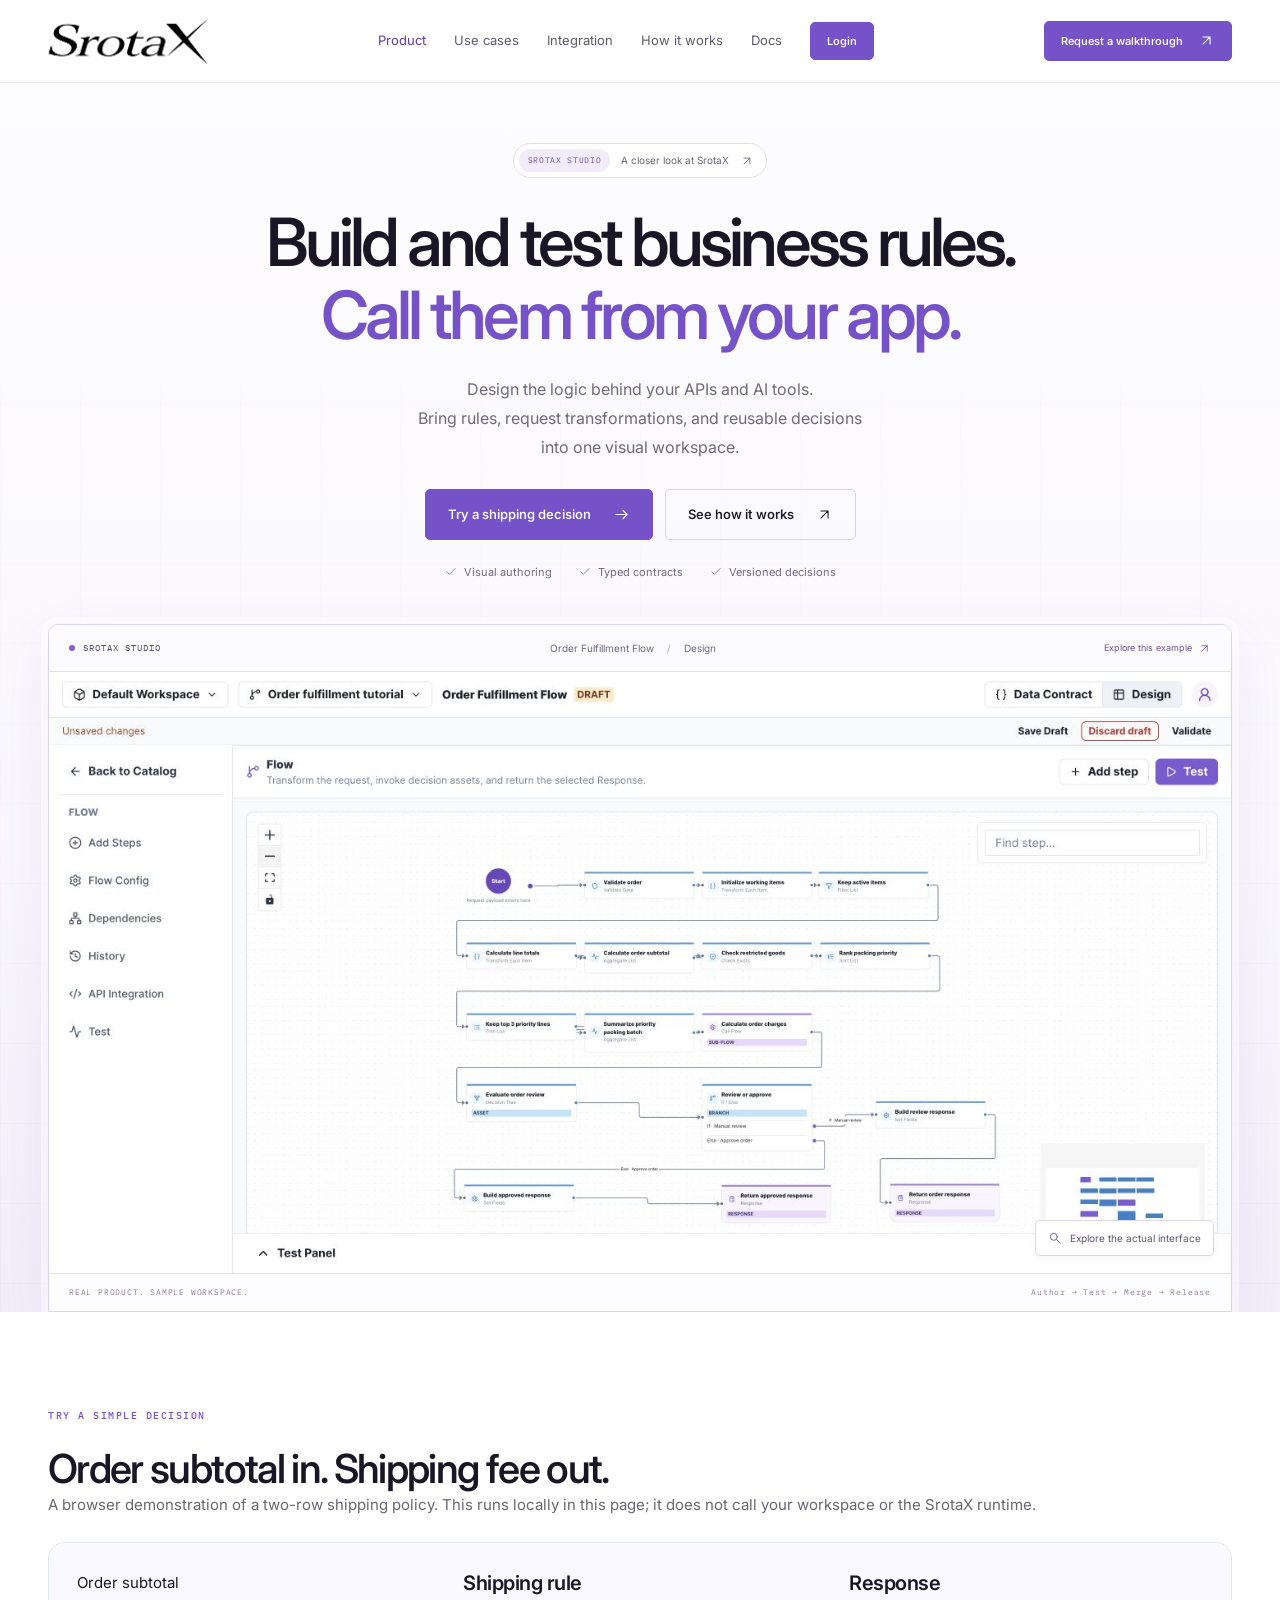
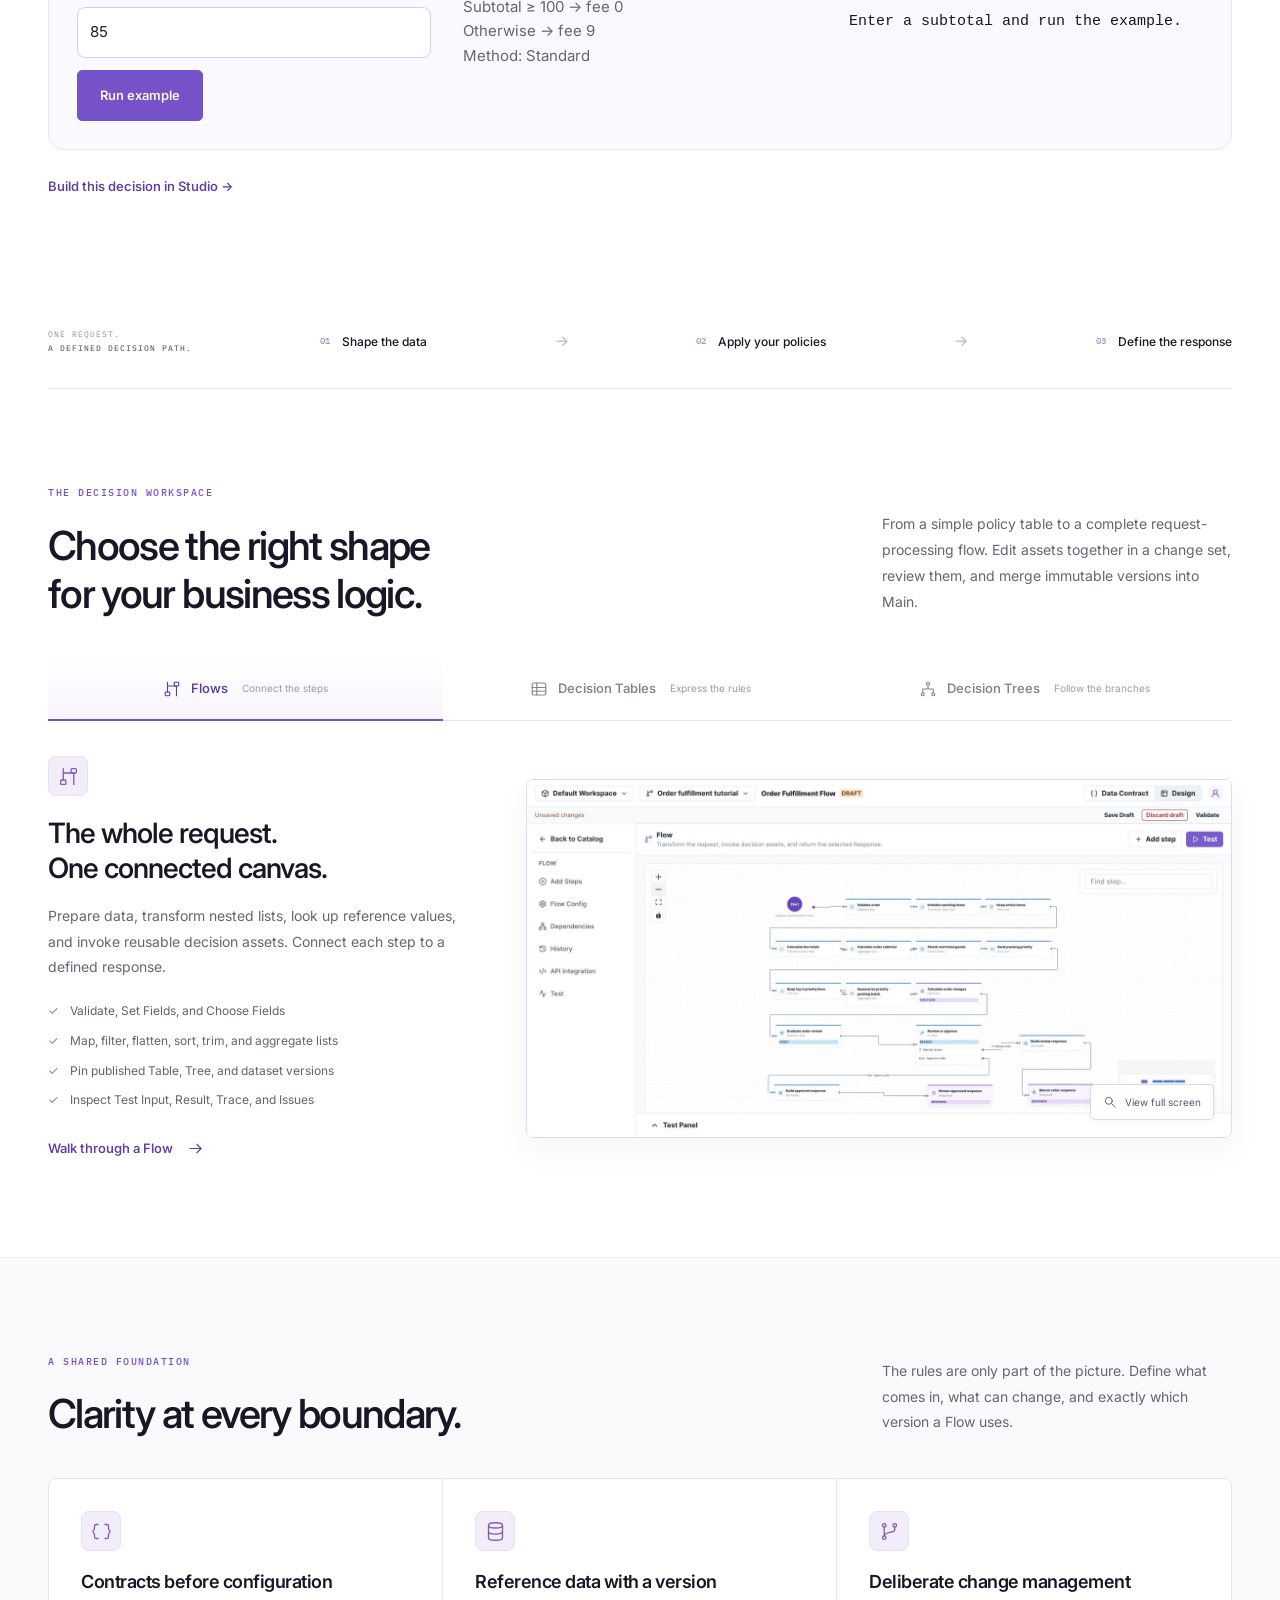
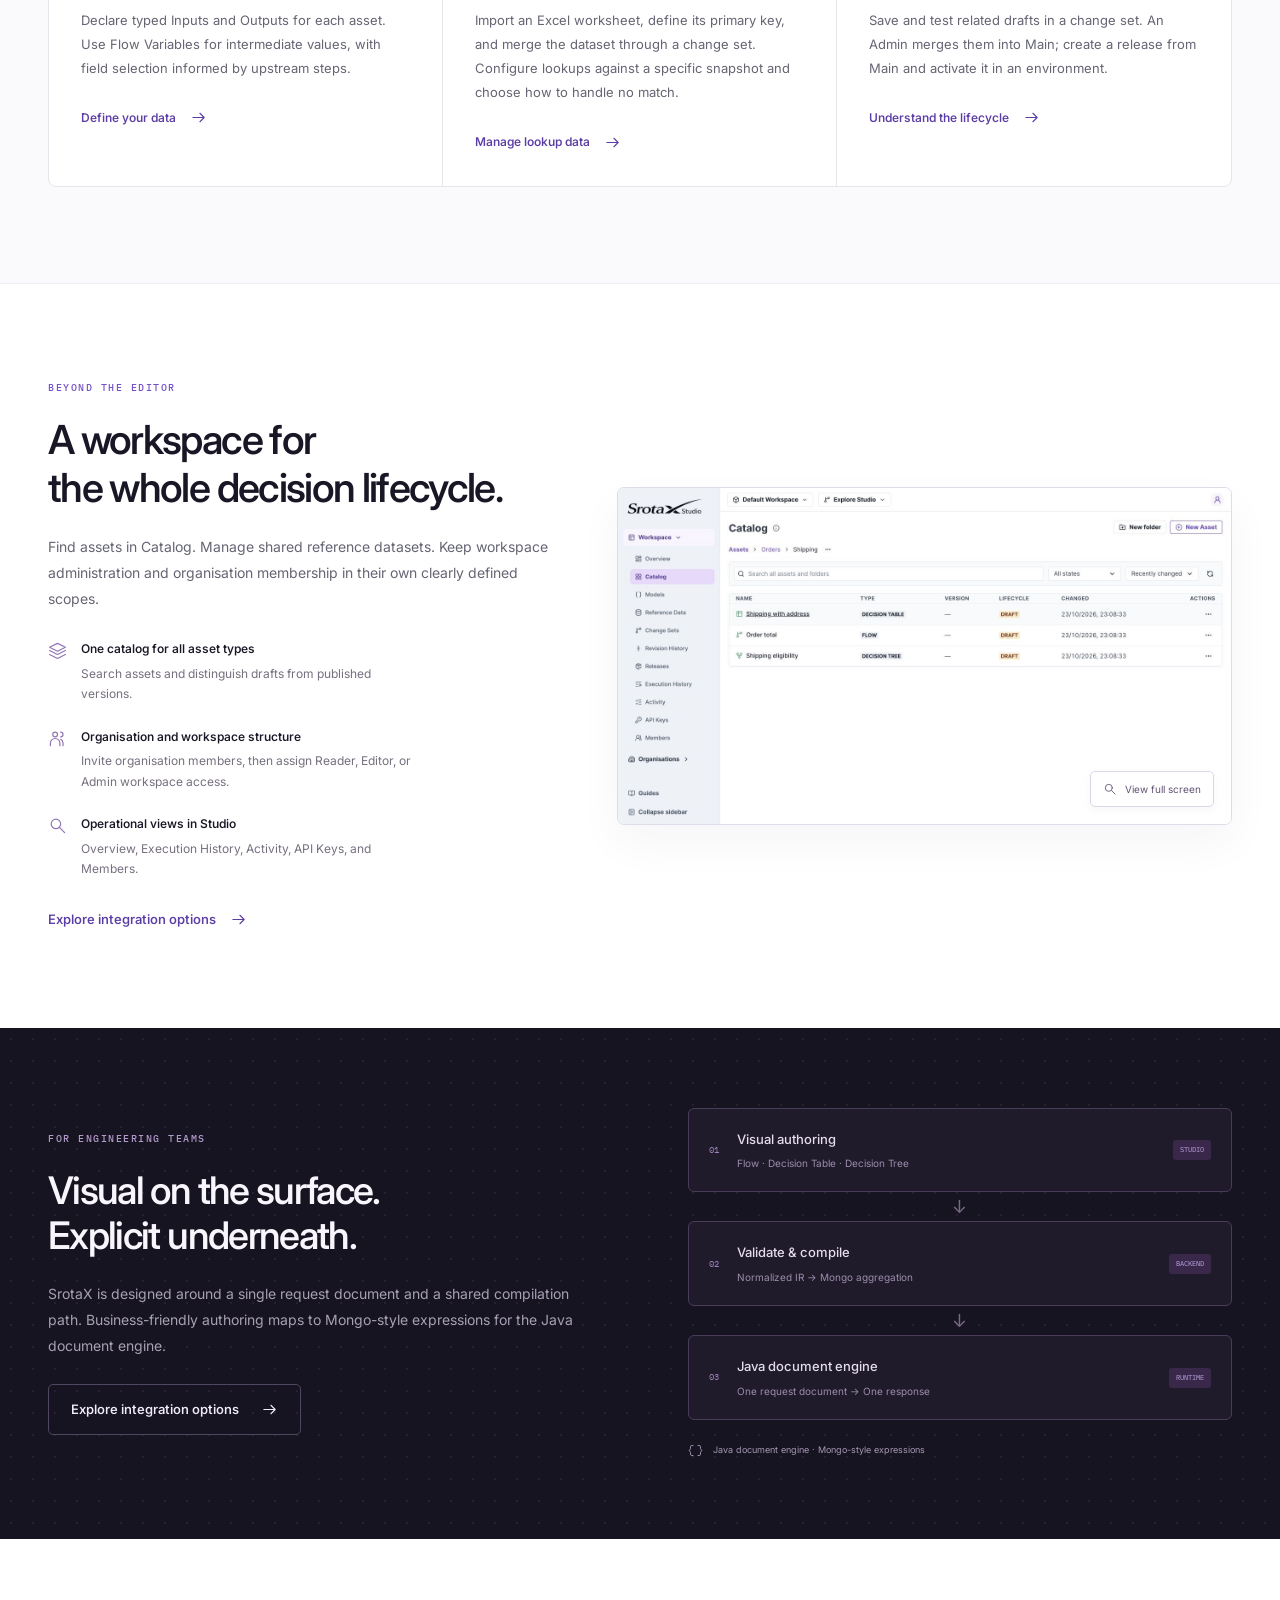
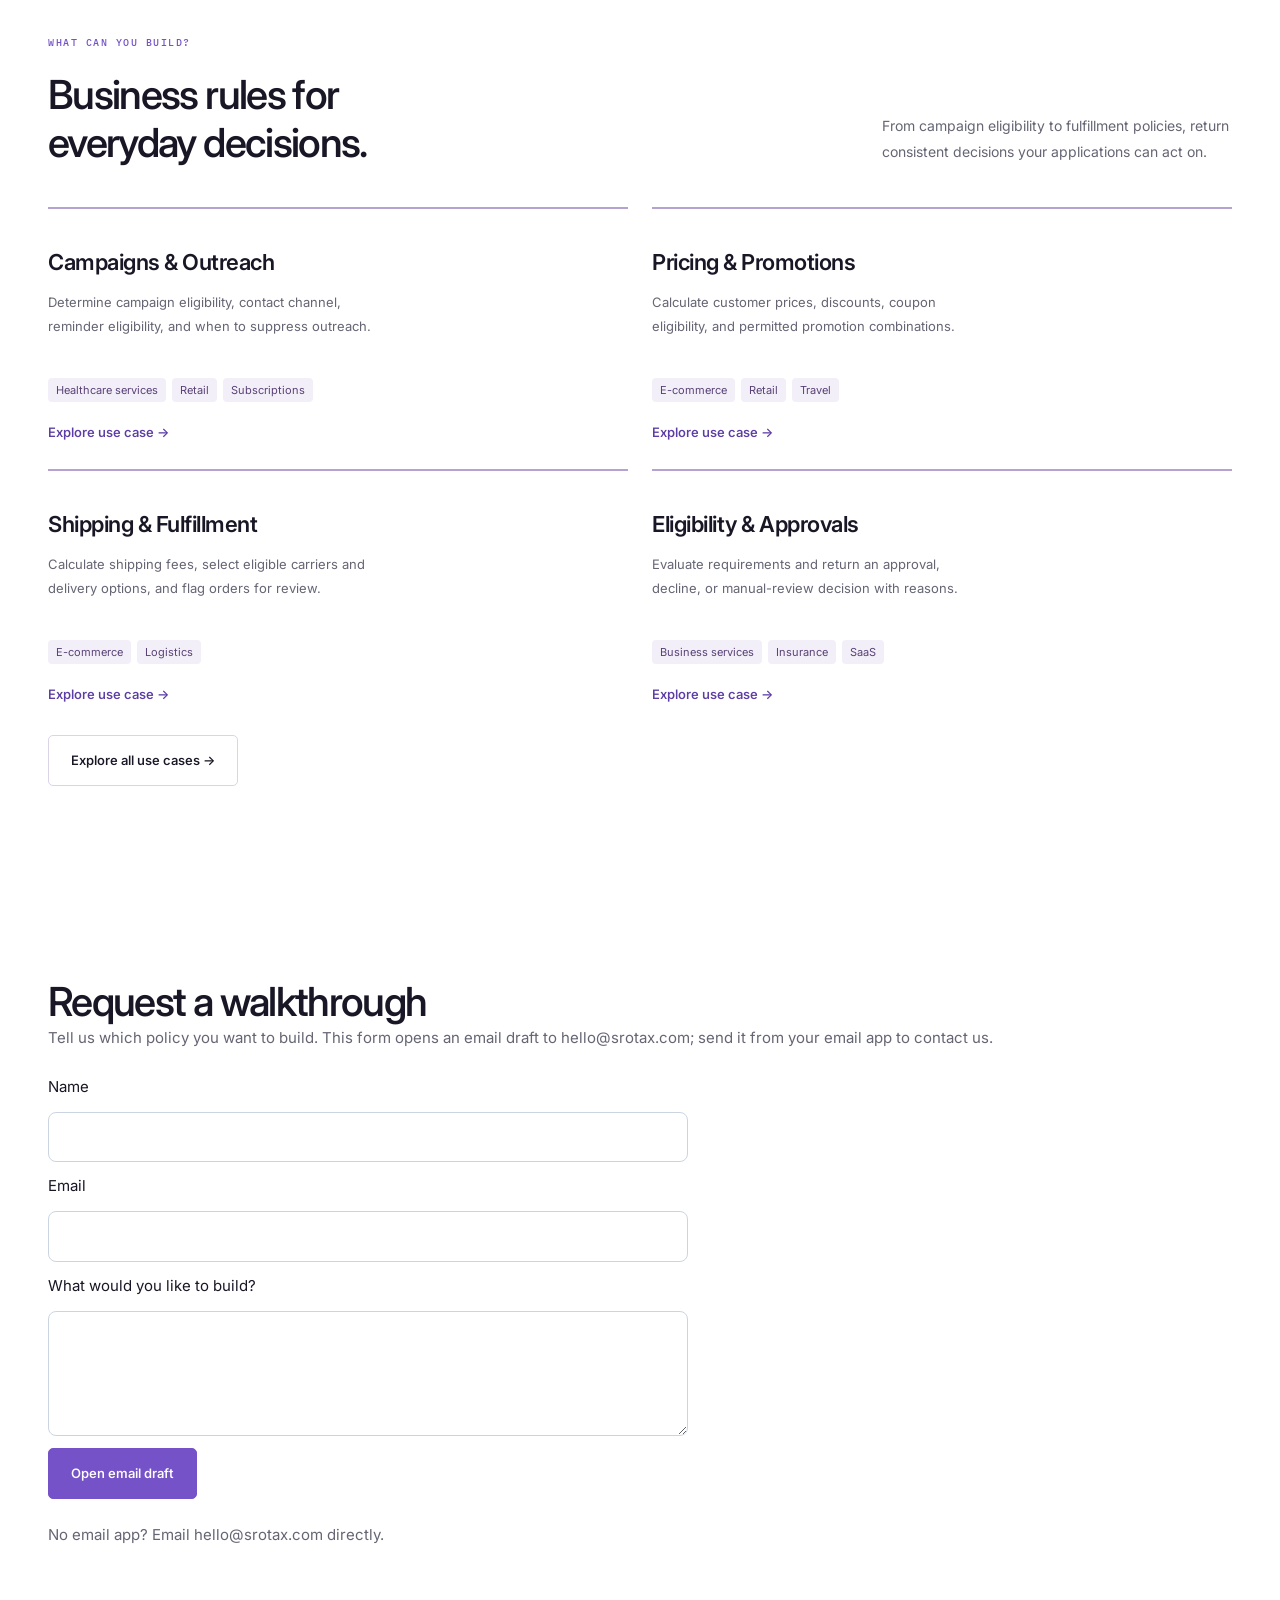
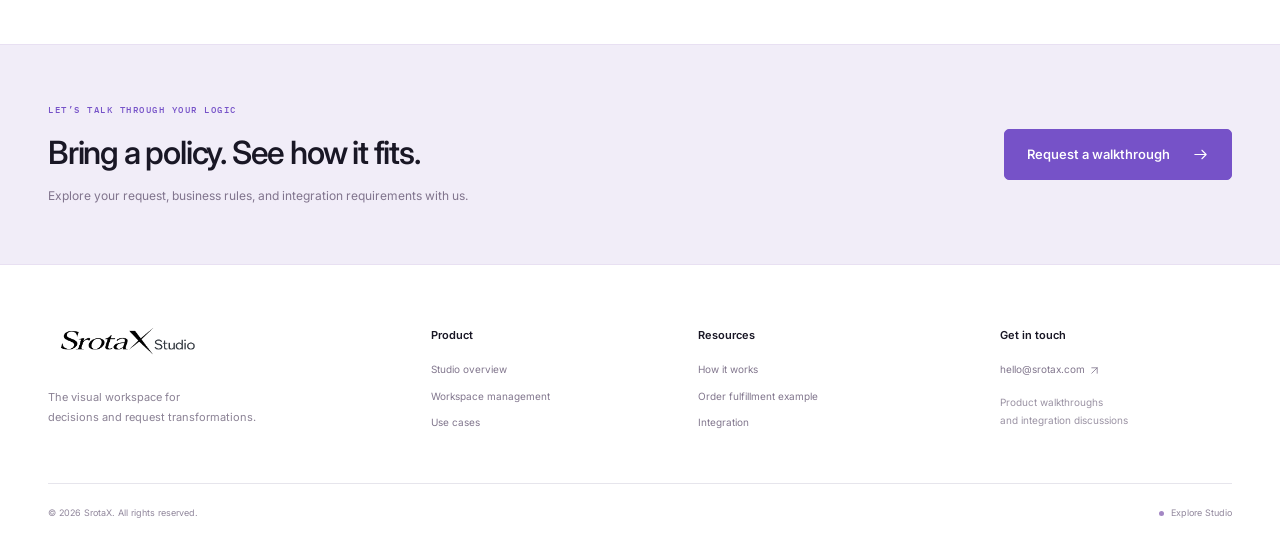
<file: index.html>
<!doctype html>
<html lang="en"><head>
<meta charset="utf-8"><meta name="viewport" content="width=device-width, initial-scale=1">
<title>SrotaX Studio — Visual decisions. Explicit business logic.</title><meta name="description" content="Design Flows, Decision Tables, and Decision Trees with typed contracts, versioned reference data, and visual request transformations."><meta name="theme-color" content="#ffffff">
<meta property="og:title" content="SrotaX Studio — Visual decisions. Explicit business logic."><meta property="og:description" content="Design Flows, Decision Tables, and Decision Trees with typed contracts, versioned reference data, and visual request transformations."><meta property="og:type" content="website">
<link rel="icon" href="favicon.svg" type="image/svg+xml"><link rel="preconnect" href="https://fonts.googleapis.com"><link rel="preconnect" href="https://fonts.gstatic.com" crossorigin>
<link href="https://fonts.googleapis.com/css2?family=IBM+Plex+Mono:wght@400;500&family=Inter:wght@400;450;500;550;600;650;700;750;800&display=swap" rel="stylesheet">
<link rel="stylesheet" href="styles.css?v=d9358ea248"><script src="site.js?v=use-cases-20261024" defer></script>
</head><body data-page="home">
<a href="#main" class="skip-link">Skip to content</a>
<header class="site-header"><div class="container header-inner"><a class="brand logo-crop" href="index.html" aria-label="SrotaX home"><img src="logo_black.png?v=2d1e009319" width="2169" height="725" alt="SrotaX"></a><button class="menu-toggle" aria-expanded="false" aria-controls="primary-nav">Menu <span aria-hidden="true">☰</span></button><nav id="primary-nav" aria-label="Main navigation"><a href="index.html#product" aria-current="page">Product</a><a href="use-cases.html">Use cases</a><a href="architecture.html" >Integration</a><a href="guide.html" >How it works</a><a href="https://docs.srotax.com/" target="_blank" rel="noopener noreferrer" aria-label="Docs (opens in a new tab)">Docs</a><a class="button compact nav-login" href="https://studio.srotax.com/login" target="_blank" rel="noopener noreferrer" aria-label="Login (opens in a new tab)">Login</a></nav><a class="button compact header-cta" href="#walkthrough">Request a walkthrough <svg class="icon " width="22" height="22" viewBox="0 0 24 24" fill="none" stroke="currentColor" stroke-width="1.5" stroke-linecap="round" stroke-linejoin="round" aria-hidden="true"><path d="M7 17 17 7M7 7h10v10"/></svg></a></div></header>
<main id="main">
<section class="hero"><div class="hero-grid" aria-hidden="true"></div><div class="container hero-inner"><a class="release-link" href="architecture.html#runtime"><span class="release-tag">SROTAX STUDIO</span> A closer look at SrotaX <svg class="icon " width="22" height="22" viewBox="0 0 24 24" fill="none" stroke="currentColor" stroke-width="1.5" stroke-linecap="round" stroke-linejoin="round" aria-hidden="true"><path d="M7 17 17 7M7 7h10v10"/></svg></a><h1>Build and test business rules.<br><span>Call them from your app.</span></h1><p class="hero-description">Design the logic behind your APIs and AI tools.<br>Bring rules, request transformations, and reusable decisions<br class="desktop-only"> into one visual workspace.</p><div class="hero-actions"><a class="button" href="#try-decision">Try a shipping decision <svg class="icon " width="22" height="22" viewBox="0 0 24 24" fill="none" stroke="currentColor" stroke-width="1.5" stroke-linecap="round" stroke-linejoin="round" aria-hidden="true"><path d="M4 12h16m-6-6 6 6-6 6"/></svg></a><a class="button secondary" href="guide.html">See how it works <svg class="icon " width="22" height="22" viewBox="0 0 24 24" fill="none" stroke="currentColor" stroke-width="1.5" stroke-linecap="round" stroke-linejoin="round" aria-hidden="true"><path d="M7 17 17 7M7 7h10v10"/></svg></a></div><div class="hero-meta"><span><svg class="icon " width="22" height="22" viewBox="0 0 24 24" fill="none" stroke="currentColor" stroke-width="1.5" stroke-linecap="round" stroke-linejoin="round" aria-hidden="true"><path d="m5 12 4 4L19 6"/></svg> Visual authoring</span><span><svg class="icon " width="22" height="22" viewBox="0 0 24 24" fill="none" stroke="currentColor" stroke-width="1.5" stroke-linecap="round" stroke-linejoin="round" aria-hidden="true"><path d="m5 12 4 4L19 6"/></svg> Typed contracts</span><span><svg class="icon " width="22" height="22" viewBox="0 0 24 24" fill="none" stroke="currentColor" stroke-width="1.5" stroke-linecap="round" stroke-linejoin="round" aria-hidden="true"><path d="m5 12 4 4L19 6"/></svg> Versioned decisions</span></div>
<div class="product-stage"><div class="stage-header"><div><span class="stage-dot"></span> SROTAX STUDIO</div><span>Order Fulfillment Flow <span class="stage-separator">/</span> Design</span><a href="guide.html#example">Explore this example <svg class="icon " width="22" height="22" viewBox="0 0 24 24" fill="none" stroke="currentColor" stroke-width="1.5" stroke-linecap="round" stroke-linejoin="round" aria-hidden="true"><path d="M7 17 17 7M7 7h10v10"/></svg></a></div><button class="hero-screen screenshot-button" data-image="assets/studio-flow.jpg?v=8475e6edb4" data-caption="Order Fulfillment Flow in SrotaX Studio" aria-label="Enlarge the actual SrotaX Flow editor"><span class="capture-frame"><img src="assets/studio-flow.jpg?v=8475e6edb4" alt="Current SrotaX Studio showing the Order Fulfillment Flow, reusable subflow, and branching responses" width="1440" height="732" fetchpriority="high"></span><span class="enlarge"><svg class="icon " width="22" height="22" viewBox="0 0 24 24" fill="none" stroke="currentColor" stroke-width="1.5" stroke-linecap="round" stroke-linejoin="round" aria-hidden="true"><circle cx="10" cy="10" r="6"/><path d="m15 15 6 6"/></svg> Explore the actual interface</span></button><div class="stage-footer"><span>REAL PRODUCT. SAMPLE WORKSPACE.</span><span>Author → Test → Merge → Release</span></div></div></div></section>
<section class="section container" id="try-decision"><span class="eyebrow">TRY A SIMPLE DECISION</span><h2>Order subtotal in. Shipping fee out.</h2><p>A browser demonstration of a two-row shipping policy. This runs locally in this page; it does not call your workspace or the SrotaX runtime.</p><div class="demo-grid"><form id="shipping-demo"><label for="demo-subtotal">Order subtotal</label><input id="demo-subtotal" name="subtotal" type="number" min="0" step="0.01" value="85" required><button class="button" type="submit">Run example</button></form><div><h3>Shipping rule</h3><p>Subtotal ≥ 100 → fee 0<br>Otherwise → fee 9</p><p>Method: Standard</p></div><div><h3>Response</h3><pre id="demo-result" role="status" aria-live="polite">Enter a subtotal and run the example.</pre></div></div><a class="inline-link" href="https://docs.srotax.com/quickstart/">Build this decision in Studio →</a></section>
<section class="container context-strip" aria-label="Product model"><p>ONE REQUEST.<br><strong>A DEFINED DECISION PATH.</strong></p><div><span>01</span> Shape the data</div><i aria-hidden="true">→</i><div><span>02</span> Apply your policies</div><i aria-hidden="true">→</i><div><span>03</span> Define the response</div></section>
<section class="section container" id="product"><div class="section-heading"><div><span class="eyebrow">THE DECISION WORKSPACE</span><h2>Choose the right shape<br>for your business logic.</h2></div><p>From a simple policy table to a complete request-processing flow. Edit assets together in a change set, review them, and merge immutable versions into Main.</p></div>
<div class="product-tabs" role="tablist" aria-label="Studio product capabilities"><button role="tab" id="tab-flow" aria-controls="panel-flow" aria-selected="true" tabindex="0"><svg class="icon " width="22" height="22" viewBox="0 0 24 24" fill="none" stroke="currentColor" stroke-width="1.5" stroke-linecap="round" stroke-linejoin="round" aria-hidden="true"><path d="M6 3v5m12 8v5M6 8h12v8M6 8v8"/><rect x="3" y="16" width="6" height="5" rx="1"/><rect x="15" y="3" width="6" height="5" rx="1"/></svg> Flows <span>Connect the steps</span></button><button role="tab" id="tab-table" aria-controls="panel-table" aria-selected="false" tabindex="-1"><svg class="icon " width="22" height="22" viewBox="0 0 24 24" fill="none" stroke="currentColor" stroke-width="1.5" stroke-linecap="round" stroke-linejoin="round" aria-hidden="true"><rect x="3" y="4" width="18" height="16" rx="2"/><path d="M3 10h18M3 15h18M9 4v16"/></svg> Decision Tables <span>Express the rules</span></button><button role="tab" id="tab-tree" aria-controls="panel-tree" aria-selected="false" tabindex="-1"><svg class="icon " width="22" height="22" viewBox="0 0 24 24" fill="none" stroke="currentColor" stroke-width="1.5" stroke-linecap="round" stroke-linejoin="round" aria-hidden="true"><circle cx="12" cy="5" r="2"/><circle cx="5" cy="19" r="2"/><circle cx="19" cy="19" r="2"/><path d="M12 7v5H5v5m7-5h7v5"/></svg> Decision Trees <span>Follow the branches</span></button></div>
<div class="product-panel" id="panel-flow" role="tabpanel" aria-labelledby="tab-flow"><div class="panel-copy"><span class="feature-icon"><svg class="icon " width="22" height="22" viewBox="0 0 24 24" fill="none" stroke="currentColor" stroke-width="1.5" stroke-linecap="round" stroke-linejoin="round" aria-hidden="true"><path d="M6 3v5m12 8v5M6 8h12v8M6 8v8"/><rect x="3" y="16" width="6" height="5" rx="1"/><rect x="15" y="3" width="6" height="5" rx="1"/></svg></span><h3>The whole request.<br>One connected canvas.</h3><p>Prepare data, transform nested lists, look up reference values, and invoke reusable decision assets. Connect each step to a defined response.</p><ul class="check-list"><li>Validate, Set Fields, and Choose Fields</li><li>Map, filter, flatten, sort, trim, and aggregate lists</li><li>Pin published Table, Tree, and dataset versions</li><li>Inspect Test Input, Result, Trace, and Issues</li></ul><a class="inline-link" href="https://docs.srotax.com/studio/flows/">Walk through a Flow <svg class="icon " width="22" height="22" viewBox="0 0 24 24" fill="none" stroke="currentColor" stroke-width="1.5" stroke-linecap="round" stroke-linejoin="round" aria-hidden="true"><path d="M4 12h16m-6-6 6 6-6 6"/></svg></a></div><button class="screenshot-button " data-image="assets/studio-flow.jpg?v=8475e6edb4" data-caption="The Flow editor with the order fulfillment example" aria-label="Enlarge: The Flow editor with the order fulfillment example"><span class="capture-frame"><img src="assets/studio-flow.jpg?v=8475e6edb4" alt="The Flow editor with the order fulfillment example" loading="lazy" width="1440" height="732"></span><span class="enlarge"><svg class="icon " width="22" height="22" viewBox="0 0 24 24" fill="none" stroke="currentColor" stroke-width="1.5" stroke-linecap="round" stroke-linejoin="round" aria-hidden="true"><circle cx="10" cy="10" r="6"/><path d="m15 15 6 6"/></svg> View full screen</span></button></div>
<div class="product-panel" id="panel-table" role="tabpanel" aria-labelledby="tab-table" hidden><div class="panel-copy"><span class="feature-icon"><svg class="icon " width="22" height="22" viewBox="0 0 24 24" fill="none" stroke="currentColor" stroke-width="1.5" stroke-linecap="round" stroke-linejoin="round" aria-hidden="true"><rect x="3" y="4" width="18" height="16" rx="2"/><path d="M3 10h18M3 15h18M9 4v16"/></svg></span><h3>Make policy rules<br>easy to review.</h3><p>Bind condition columns to typed Inputs and result columns to Outputs. Rows run from top to bottom; the first matching row determines the outcome.</p><ul class="check-list"><li>Conditions and results in a readable grid</li><li>Type-aware fields and condition operators</li><li>Fixed values and copied fields for results</li><li>Published snapshots with explicit draft editing</li></ul><a class="inline-link" href="guide.html#example">See the shipping policy <svg class="icon " width="22" height="22" viewBox="0 0 24 24" fill="none" stroke="currentColor" stroke-width="1.5" stroke-linecap="round" stroke-linejoin="round" aria-hidden="true"><path d="M4 12h16m-6-6 6 6-6 6"/></svg></a></div><button class="screenshot-button " data-image="assets/studio-table.jpg?v=e8e6cdb4ac" data-caption="Published Order Shipping Policy Decision Table" aria-label="Enlarge: Published Order Shipping Policy Decision Table"><img src="assets/studio-table.jpg?v=e8e6cdb4ac" alt="Published Order Shipping Policy Decision Table" loading="lazy" width="1440" height="732"><span class="enlarge"><svg class="icon " width="22" height="22" viewBox="0 0 24 24" fill="none" stroke="currentColor" stroke-width="1.5" stroke-linecap="round" stroke-linejoin="round" aria-hidden="true"><circle cx="10" cy="10" r="6"/><path d="m15 15 6 6"/></svg> View full screen</span></button></div>
<div class="product-panel" id="panel-tree" role="tabpanel" aria-labelledby="tab-tree" hidden><div class="panel-copy"><span class="feature-icon"><svg class="icon " width="22" height="22" viewBox="0 0 24 24" fill="none" stroke="currentColor" stroke-width="1.5" stroke-linecap="round" stroke-linejoin="round" aria-hidden="true"><circle cx="12" cy="5" r="2"/><circle cx="5" cy="19" r="2"/><circle cx="19" cy="19" r="2"/><path d="M12 7v5H5v5m7-5h7v5"/></svg></span><h3>Give every condition<br>a visible outcome.</h3><p>Lay out decisions as a tree of conditions and result leaves. Use nested AND / OR groups to express policy, then assign the declared output values.</p><ul class="check-list"><li>Explicit Yes and No paths</li><li>Shared, type-aware condition authoring</li><li>Fixed-value and field-copy assignments</li><li>Validation linked to affected nodes</li></ul><a class="inline-link" href="guide.html#example">Explore the review policy <svg class="icon " width="22" height="22" viewBox="0 0 24 24" fill="none" stroke="currentColor" stroke-width="1.5" stroke-linecap="round" stroke-linejoin="round" aria-hidden="true"><path d="M4 12h16m-6-6 6 6-6 6"/></svg></a></div><button class="screenshot-button " data-image="assets/studio-tree.jpg?v=78892f6cee" data-caption="Shipping eligibility Decision Tree with a condition and two result branches" aria-label="Enlarge: Shipping eligibility Decision Tree with a condition and two result branches"><span class="capture-frame"><img src="assets/studio-tree.jpg?v=78892f6cee" alt="Shipping eligibility Decision Tree with a condition and two result branches" loading="lazy" width="1440" height="732"></span><span class="enlarge"><svg class="icon " width="22" height="22" viewBox="0 0 24 24" fill="none" stroke="currentColor" stroke-width="1.5" stroke-linecap="round" stroke-linejoin="round" aria-hidden="true"><circle cx="10" cy="10" r="6"/><path d="m15 15 6 6"/></svg> View full screen</span></button></div>
</section>
<section class="section foundation"><div class="container"><div class="section-heading"><div><span class="eyebrow">A SHARED FOUNDATION</span><h2>Clarity at every boundary.</h2></div><p>The rules are only part of the picture. Define what comes in, what can change, and exactly which version a Flow uses.</p></div><div class="foundation-grid"><article><div class="feature-icon"><svg class="icon " width="22" height="22" viewBox="0 0 24 24" fill="none" stroke="currentColor" stroke-width="1.5" stroke-linecap="round" stroke-linejoin="round" aria-hidden="true"><path d="M8 4H6a2 2 0 0 0-2 2v3l-2 3 2 3v3a2 2 0 0 0 2 2h2m8-16h2a2 2 0 0 1 2 2v3l2 3-2 3v3a2 2 0 0 1-2 2h-2"/></svg></div><h3>Contracts before configuration</h3><p>Declare typed Inputs and Outputs for each asset. Use Flow Variables for intermediate values, with field selection informed by upstream steps.</p><a href="guide.html#contract" class="inline-link">Define your data <svg class="icon " width="22" height="22" viewBox="0 0 24 24" fill="none" stroke="currentColor" stroke-width="1.5" stroke-linecap="round" stroke-linejoin="round" aria-hidden="true"><path d="M4 12h16m-6-6 6 6-6 6"/></svg></a></article><article><div class="feature-icon"><svg class="icon " width="22" height="22" viewBox="0 0 24 24" fill="none" stroke="currentColor" stroke-width="1.5" stroke-linecap="round" stroke-linejoin="round" aria-hidden="true"><ellipse cx="12" cy="5" rx="8" ry="3"/><path d="M4 5v14c0 4 16 4 16 0V5M4 12c0 4 16 4 16 0"/></svg></div><h3>Reference data with a version</h3><p>Import an Excel worksheet, define its primary key, and merge the dataset through a change set. Configure lookups against a specific snapshot and choose how to handle no match.</p><a href="https://docs.srotax.com/studio/order-fulfillment/" class="inline-link">Manage lookup data <svg class="icon " width="22" height="22" viewBox="0 0 24 24" fill="none" stroke="currentColor" stroke-width="1.5" stroke-linecap="round" stroke-linejoin="round" aria-hidden="true"><path d="M4 12h16m-6-6 6 6-6 6"/></svg></a></article><article><div class="feature-icon"><svg class="icon " width="22" height="22" viewBox="0 0 24 24" fill="none" stroke="currentColor" stroke-width="1.5" stroke-linecap="round" stroke-linejoin="round" aria-hidden="true"><circle cx="6" cy="5" r="2"/><circle cx="6" cy="19" r="2"/><circle cx="18" cy="5" r="2"/><path d="M6 7v10m12-10v3c0 4-12 2-12 7"/></svg></div><h3>Deliberate change management</h3><p>Save and test related drafts in a change set. An Admin merges them into Main; create a release from Main and activate it in an environment.</p><a href="guide.html#publish" class="inline-link">Understand the lifecycle <svg class="icon " width="22" height="22" viewBox="0 0 24 24" fill="none" stroke="currentColor" stroke-width="1.5" stroke-linecap="round" stroke-linejoin="round" aria-hidden="true"><path d="M4 12h16m-6-6 6 6-6 6"/></svg></a></article></div></div></section>
<section class="section container" id="workspace"><div class="split-feature"><div><span class="eyebrow">BEYOND THE EDITOR</span><h2>A workspace for<br>the whole decision lifecycle.</h2><p>Find assets in Catalog. Manage shared reference datasets. Keep workspace administration and organisation membership in their own clearly defined scopes.</p><div class="workspace-features"><div><svg class="icon " width="22" height="22" viewBox="0 0 24 24" fill="none" stroke="currentColor" stroke-width="1.5" stroke-linecap="round" stroke-linejoin="round" aria-hidden="true"><path d="m12 3 10 5-10 5L2 8Zm-10 9 10 5 10-5M2 17l10 5 10-5"/></svg><span><strong>One catalog for all asset types</strong><small>Search assets and distinguish drafts from published versions.</small></span></div><div><svg class="icon " width="22" height="22" viewBox="0 0 24 24" fill="none" stroke="currentColor" stroke-width="1.5" stroke-linecap="round" stroke-linejoin="round" aria-hidden="true"><circle cx="9" cy="7" r="3"/><path d="M3 21v-3a6 6 0 0 1 12 0v3m1-17a3 3 0 0 1 0 6m3 11v-3a6 6 0 0 0-3-5"/></svg><span><strong>Organisation and workspace structure</strong><small>Invite organisation members, then assign Reader, Editor, or Admin workspace access.</small></span></div><div><svg class="icon " width="22" height="22" viewBox="0 0 24 24" fill="none" stroke="currentColor" stroke-width="1.5" stroke-linecap="round" stroke-linejoin="round" aria-hidden="true"><circle cx="10" cy="10" r="6"/><path d="m15 15 6 6"/></svg><span><strong>Operational views in Studio</strong><small>Overview, Execution History, Activity, API Keys, and Members.</small></span></div></div><a class="inline-link" href="architecture.html#runtime">Explore integration options <svg class="icon " width="22" height="22" viewBox="0 0 24 24" fill="none" stroke="currentColor" stroke-width="1.5" stroke-linecap="round" stroke-linejoin="round" aria-hidden="true"><path d="M4 12h16m-6-6 6 6-6 6"/></svg></a></div><button class="screenshot-button " data-image="assets/studio-catalog.jpg?v=fa8d1f6ddd" data-caption="SrotaX Studio Catalog with Flows, Decision Tables, and Decision Trees" aria-label="Enlarge: SrotaX Studio Catalog with Flows, Decision Tables, and Decision Trees"><img src="assets/studio-catalog.jpg?v=fa8d1f6ddd" alt="SrotaX Studio Catalog with Flows, Decision Tables, and Decision Trees" loading="lazy" width="1440" height="788"><span class="enlarge"><svg class="icon " width="22" height="22" viewBox="0 0 24 24" fill="none" stroke="currentColor" stroke-width="1.5" stroke-linecap="round" stroke-linejoin="round" aria-hidden="true"><circle cx="10" cy="10" r="6"/><path d="m15 15 6 6"/></svg> View full screen</span></button></div></section>
<section class="architecture-teaser"><div class="container architecture-inner"><div><span class="eyebrow">FOR ENGINEERING TEAMS</span><h2>Visual on the surface.<br>Explicit underneath.</h2><p>SrotaX is designed around a single request document and a shared compilation path. Business-friendly authoring maps to Mongo-style expressions for the Java document engine.</p><a class="button light-outline" href="architecture.html">Explore integration options <svg class="icon " width="22" height="22" viewBox="0 0 24 24" fill="none" stroke="currentColor" stroke-width="1.5" stroke-linecap="round" stroke-linejoin="round" aria-hidden="true"><path d="M4 12h16m-6-6 6 6-6 6"/></svg></a></div><div class="architecture-stack"><div><span class="stack-number">01</span><span><strong>Visual authoring</strong><small>Flow · Decision Table · Decision Tree</small></span><span class="stack-badge">STUDIO</span></div><i>↓</i><div><span class="stack-number">02</span><span><strong>Validate & compile</strong><small>Normalized IR → Mongo aggregation</small></span><span class="stack-badge">BACKEND</span></div><i>↓</i><div><span class="stack-number">03</span><span><strong>Java document engine</strong><small>One request document → One response</small></span><span class="stack-badge">RUNTIME</span></div><p><svg class="icon " width="22" height="22" viewBox="0 0 24 24" fill="none" stroke="currentColor" stroke-width="1.5" stroke-linecap="round" stroke-linejoin="round" aria-hidden="true"><path d="M8 4H6a2 2 0 0 0-2 2v3l-2 3 2 3v3a2 2 0 0 0 2 2h2m8-16h2a2 2 0 0 1 2 2v3l2 3-2 3v3a2 2 0 0 1-2 2h-2"/></svg> Java document engine · Mongo-style expressions</p></div></div></section>
<section class="section container" id="use-cases"><div class="section-heading"><div><span class="eyebrow">WHAT CAN YOU BUILD?</span><h2>Business rules for<br>everyday decisions.</h2></div><p>From campaign eligibility to fulfillment policies, return consistent decisions your applications can act on.</p></div><div class="use-case-grid featured-cases"><article id="featured-campaigns" data-industries="Healthcare services|Retail|Subscriptions"><h3>Campaigns &amp; Outreach</h3><p>Determine campaign eligibility, contact channel, reminder eligibility, and when to suppress outreach.</p><div class="industry-tags"><span>Healthcare services</span><span>Retail</span><span>Subscriptions</span></div><a class="inline-link" href="use-cases.html#campaigns">Explore use case →</a></article><article id="featured-pricing" data-industries="E-commerce|Retail|Travel"><h3>Pricing &amp; Promotions</h3><p>Calculate customer prices, discounts, coupon eligibility, and permitted promotion combinations.</p><div class="industry-tags"><span>E-commerce</span><span>Retail</span><span>Travel</span></div><a class="inline-link" href="use-cases.html#pricing">Explore use case →</a></article><article id="featured-shipping" data-industries="E-commerce|Logistics"><h3>Shipping &amp; Fulfillment</h3><p>Calculate shipping fees, select eligible carriers and delivery options, and flag orders for review.</p><div class="industry-tags"><span>E-commerce</span><span>Logistics</span></div><a class="inline-link" href="use-cases.html#shipping">Explore use case →</a></article><article id="featured-eligibility" data-industries="Business services|Insurance|SaaS"><h3>Eligibility &amp; Approvals</h3><p>Evaluate requirements and return an approval, decline, or manual-review decision with reasons.</p><div class="industry-tags"><span>Business services</span><span>Insurance</span><span>SaaS</span></div><a class="inline-link" href="use-cases.html#eligibility">Explore use case →</a></article></div><a class="button secondary all-use-cases" href="use-cases.html">Explore all use cases →</a></section>
</main>
<section class="section container" id="walkthrough"><h2>Request a walkthrough</h2><p>Tell us which policy you want to build. This form opens an email draft to hello@srotax.com; send it from your email app to contact us.</p><form id="walkthrough-form" class="walkthrough-form"><label for="contact-name">Name</label><input id="contact-name" name="name" autocomplete="name" required maxlength="100"><label for="contact-email">Email</label><input id="contact-email" name="email" type="email" autocomplete="email" required maxlength="254"><label for="contact-policy">What would you like to build?</label><textarea id="contact-policy" name="policy" rows="4" required maxlength="2000"></textarea><button class="button" type="submit">Open email draft</button><p id="contact-status" role="status"></p><p>No email app? Email <a href="mailto:hello@srotax.com">hello@srotax.com</a> directly.</p></form></section>
<section class="contact-band"><div class="container contact-inner"><div><span class="eyebrow">LET’S TALK THROUGH YOUR LOGIC</span><h2>Bring a policy. See how it fits.</h2><p>Explore your request, business rules, and integration requirements with us.</p></div><a class="button white" href="#walkthrough">Request a walkthrough <svg class="icon " width="22" height="22" viewBox="0 0 24 24" fill="none" stroke="currentColor" stroke-width="1.5" stroke-linecap="round" stroke-linejoin="round" aria-hidden="true"><path d="M4 12h16m-6-6 6 6-6 6"/></svg></a></div></section>
<footer class="container"><div class="footer-main"><div class="footer-brand"><a class="brand" href="index.html" aria-label="SrotaX home"><img src="assets/studio-logo.png?v=194a12f739" width="2169" height="725" alt="SrotaX Studio"></a><p>The visual workspace for<br>decisions and request transformations.</p></div><div><h3>Product</h3><a href="index.html#product">Studio overview</a><a href="index.html#workspace">Workspace management</a><a href="use-cases.html">Use cases</a></div><div><h3>Resources</h3><a href="guide.html">How it works</a><a href="guide.html#example">Order fulfillment example</a><a href="architecture.html">Integration</a></div><div><h3>Get in touch</h3><a href="mailto:hello@srotax.com">hello@srotax.com <svg class="icon " width="22" height="22" viewBox="0 0 24 24" fill="none" stroke="currentColor" stroke-width="1.5" stroke-linecap="round" stroke-linejoin="round" aria-hidden="true"><path d="M7 17 17 7M7 7h10v10"/></svg></a><span class="footer-note">Product walkthroughs<br>and integration discussions</span></div></div><div class="footer-bottom"><span>© <span data-year>2026</span> SrotaX. All rights reserved.</span><a href="architecture.html#runtime"><span class="status-dot"></span> Explore Studio</a></div></footer>
<dialog id="image-dialog" aria-labelledby="image-dialog-title"><div class="dialog-toolbar"><span id="image-dialog-title">Studio screenshot</span><button type="button" class="dialog-close" aria-label="Close screenshot">Close <span aria-hidden="true">×</span></button></div><div id="dialog-image-frame" class="capture-frame"><img id="dialog-image" alt=""></div><p>Actual SrotaX Studio interface · Sample assets</p></dialog>
</body></html>
</file>
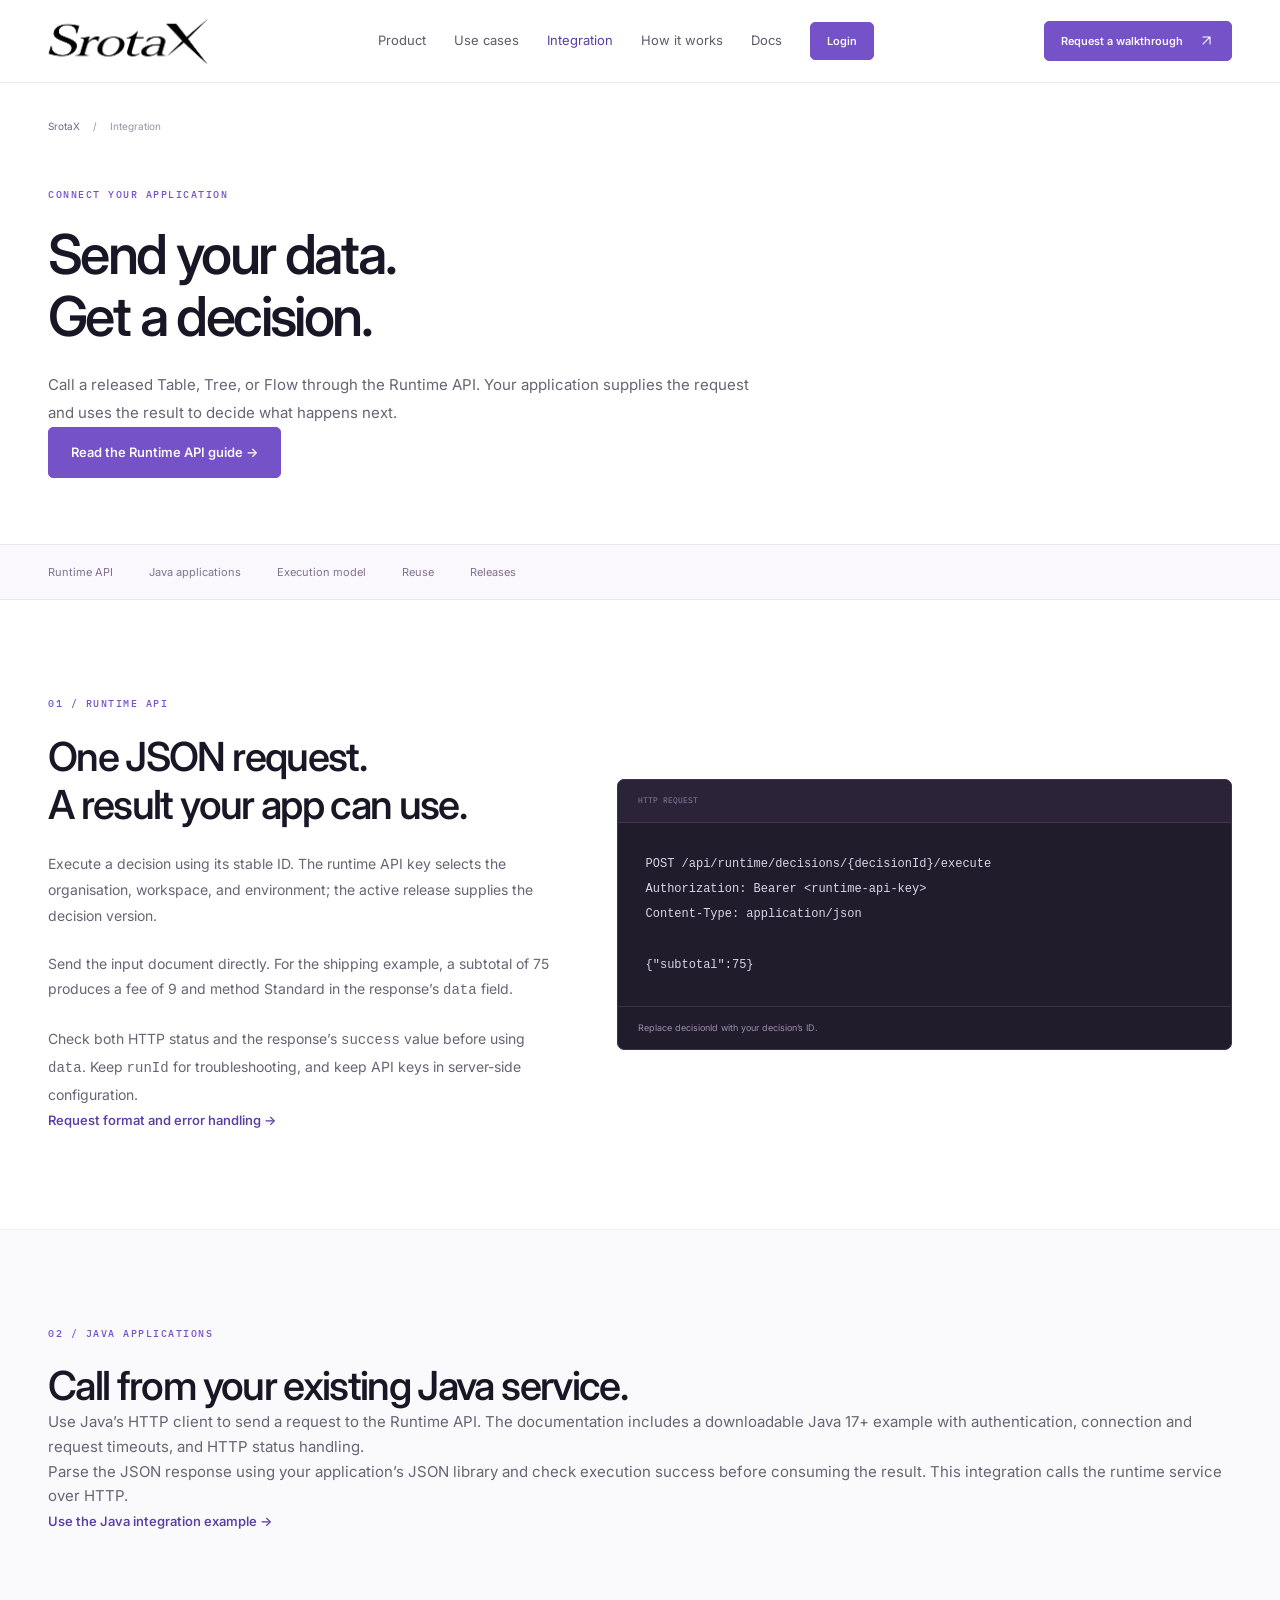
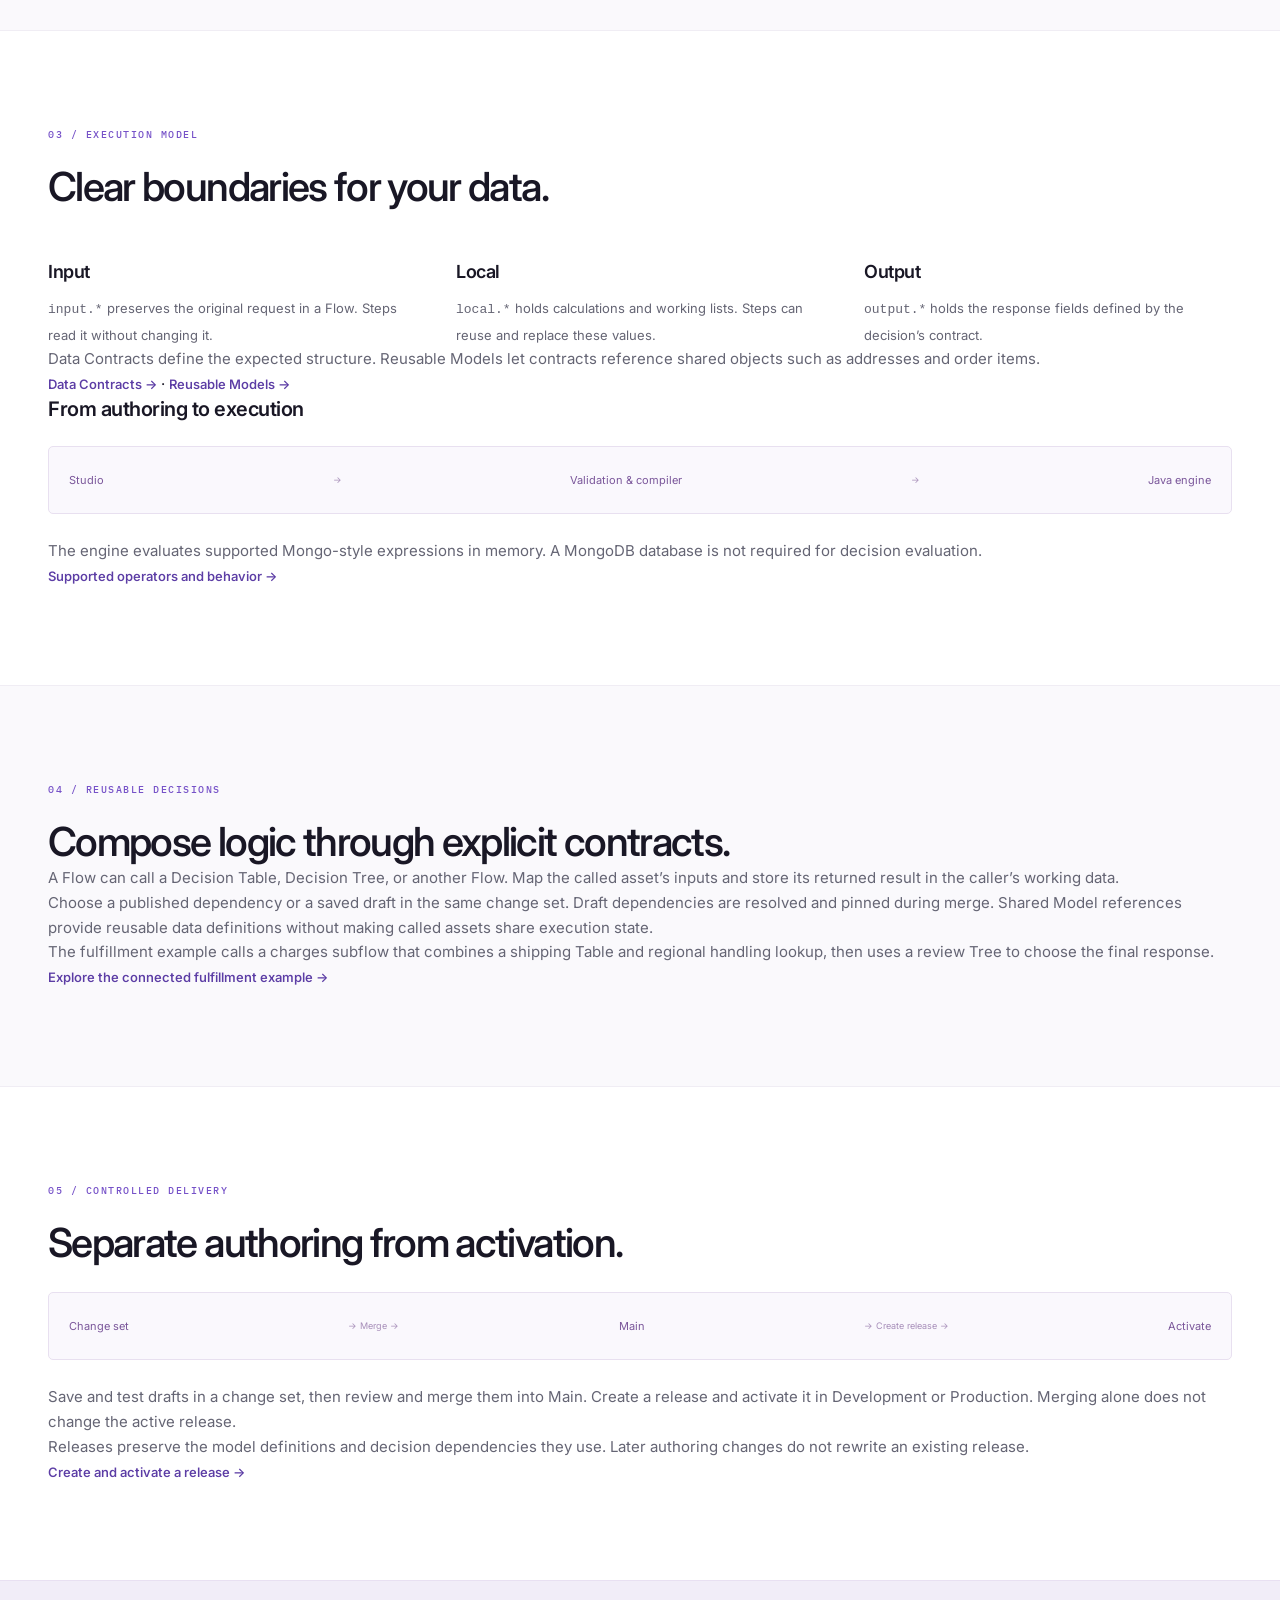
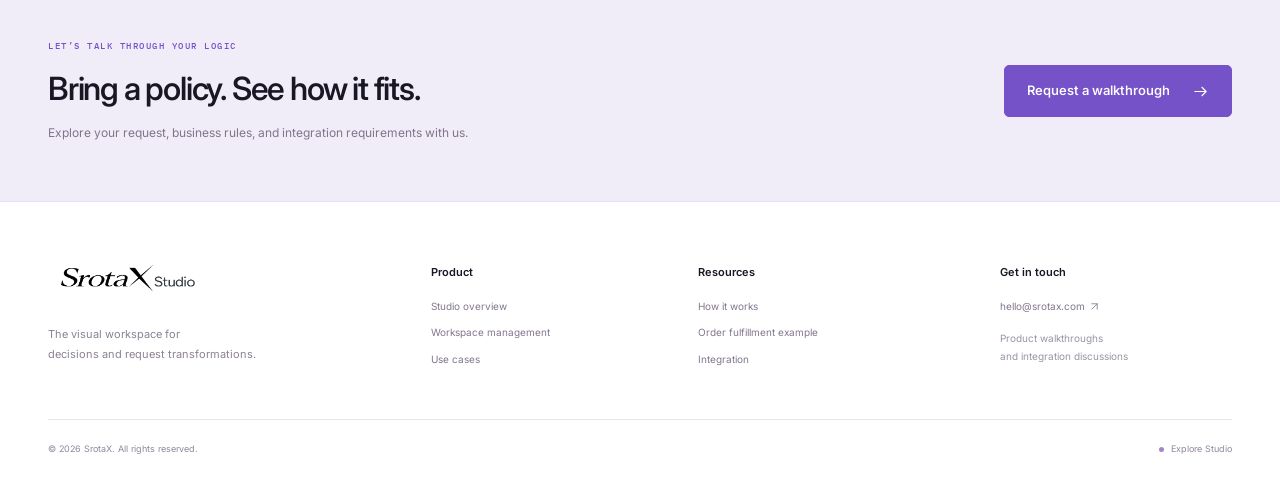
<file: architecture.html>
<!doctype html>
<html lang="en"><head>
<meta charset="utf-8"><meta name="viewport" content="width=device-width, initial-scale=1">
<title>Integration — SrotaX Studio</title><meta name="description" content="Connect your application to SrotaX through the Runtime API, call from Java, and control decision delivery with releases."><meta name="theme-color" content="#ffffff">
<meta property="og:title" content="Integration — SrotaX Studio"><meta property="og:description" content="Connect your application to SrotaX through the Runtime API, call from Java, and control decision delivery with releases."><meta property="og:type" content="website">
<link rel="icon" href="favicon.svg" type="image/svg+xml"><link rel="preconnect" href="https://fonts.googleapis.com"><link rel="preconnect" href="https://fonts.gstatic.com" crossorigin>
<link href="https://fonts.googleapis.com/css2?family=IBM+Plex+Mono:wght@400;500&family=Inter:wght@400;450;500;550;600;650;700;750;800&display=swap" rel="stylesheet">
<link rel="stylesheet" href="styles.css?v=d9358ea248"><script src="site.js?v=use-cases-20261024" defer></script>
</head><body data-page="architecture">
<a href="#main" class="skip-link">Skip to content</a>
<header class="site-header"><div class="container header-inner"><a class="brand logo-crop" href="index.html" aria-label="SrotaX home"><img src="logo_black.png?v=2d1e009319" width="2169" height="725" alt="SrotaX"></a><button class="menu-toggle" aria-expanded="false" aria-controls="primary-nav">Menu <span aria-hidden="true">☰</span></button><nav id="primary-nav" aria-label="Main navigation"><a href="index.html#product" >Product</a><a href="use-cases.html">Use cases</a><a href="architecture.html" aria-current="page">Integration</a><a href="guide.html" >How it works</a><a href="https://docs.srotax.com/" target="_blank" rel="noopener noreferrer" aria-label="Docs (opens in a new tab)">Docs</a><a class="button compact nav-login" href="https://studio.srotax.com/login" target="_blank" rel="noopener noreferrer" aria-label="Login (opens in a new tab)">Login</a></nav><a class="button compact header-cta" href="index.html#walkthrough">Request a walkthrough <svg class="icon " width="22" height="22" viewBox="0 0 24 24" fill="none" stroke="currentColor" stroke-width="1.5" stroke-linecap="round" stroke-linejoin="round" aria-hidden="true"><path d="M7 17 17 7M7 7h10v10"/></svg></a></div></header>
<main id="main">
<section class="page-hero container"><div class="breadcrumb"><a href="index.html">SrotaX</a><span>/</span>Integration</div><span class="eyebrow">CONNECT YOUR APPLICATION</span><h1>Send your data.<br>Get a decision.</h1><p>Call a released Table, Tree, or Flow through the Runtime API. Your application supplies the request and uses the result to decide what happens next.</p><a class="button" href="https://docs.srotax.com/integration/runtime/">Read the Runtime API guide →</a></section>
<div class="subnav"><nav class="container" aria-label="Integration sections"><a href="#runtime">Runtime API</a><a href="#java">Java applications</a><a href="#request-model">Execution model</a><a href="#boundaries">Reuse</a><a href="#releases">Releases</a></nav></div>
<section class="section container" id="runtime"><div class="split-feature"><div><span class="eyebrow">01 / RUNTIME API</span><h2>One JSON request.<br>A result your app can use.</h2><p>Execute a decision using its stable ID. The runtime API key selects the organisation, workspace, and environment; the active release supplies the decision version.</p><p>Send the input document directly. For the shipping example, a subtotal of 75 produces a fee of 9 and method Standard in the response’s <code>data</code> field.</p><p>Check both HTTP status and the response’s <code>success</code> value before using <code>data</code>. Keep <code>runId</code> for troubleshooting, and keep API keys in server-side configuration.</p><a class="inline-link" href="https://docs.srotax.com/integration/runtime/">Request format and error handling →</a></div><div class="code-card"><div class="code-header"><span>HTTP REQUEST</span></div><pre><code>POST /api/runtime/decisions/{decisionId}/execute
Authorization: Bearer &lt;runtime-api-key&gt;
Content-Type: application/json

{"subtotal":75}</code></pre><div class="code-footer">Replace decisionId with your decision’s ID.</div></div></div></section>
<section class="section foundation" id="java"><div class="container"><span class="eyebrow">02 / JAVA APPLICATIONS</span><h2>Call from your existing Java service.</h2><p>Use Java’s HTTP client to send a request to the Runtime API. The documentation includes a downloadable Java 17+ example with authentication, connection and request timeouts, and HTTP status handling.</p><p>Parse the JSON response using your application’s JSON library and check execution success before consuming the result. This integration calls the runtime service over HTTP.</p><a class="inline-link" href="https://docs.srotax.com/integration/java/">Use the Java integration example →</a></div></section>
<section class="section container" id="request-model"><span class="eyebrow">03 / EXECUTION MODEL</span><h2>Clear boundaries for your data.</h2><div class="boundary-grid"><article><h3>Input</h3><p><code>input.*</code> preserves the original request in a Flow. Steps read it without changing it.</p></article><article><h3>Local</h3><p><code>local.*</code> holds calculations and working lists. Steps can reuse and replace these values.</p></article><article><h3>Output</h3><p><code>output.*</code> holds the response fields defined by the decision’s contract.</p></article></div><p>Data Contracts define the expected structure. Reusable Models let contracts reference shared objects such as addresses and order items.</p><a class="inline-link" href="https://docs.srotax.com/studio/contracts/">Data Contracts →</a> · <a class="inline-link" href="https://docs.srotax.com/studio/models/">Reusable Models →</a><div id="compilation"><h3>From authoring to execution</h3><div class="lifecycle"><span>Studio</span><i>→</i><span>Validation &amp; compiler</span><i>→</i><span>Java engine</span></div><p>The engine evaluates supported Mongo-style expressions in memory. A MongoDB database is not required for decision evaluation.</p><a class="inline-link" href="https://docs.srotax.com/reference/operators/">Supported operators and behavior →</a></div></section>
<section class="section foundation" id="boundaries"><div class="container"><span class="eyebrow">04 / REUSABLE DECISIONS</span><h2>Compose logic through explicit contracts.</h2><p>A Flow can call a Decision Table, Decision Tree, or another Flow. Map the called asset’s inputs and store its returned result in the caller’s working data.</p><p>Choose a published dependency or a saved draft in the same change set. Draft dependencies are resolved and pinned during merge. Shared Model references provide reusable data definitions without making called assets share execution state.</p><p>The fulfillment example calls a charges subflow that combines a shipping Table and regional handling lookup, then uses a review Tree to choose the final response.</p><a class="inline-link" href="https://docs.srotax.com/studio/order-fulfillment/">Explore the connected fulfillment example →</a></div></section>
<section class="section container" id="releases"><span class="eyebrow">05 / CONTROLLED DELIVERY</span><h2>Separate authoring from activation.</h2><div class="lifecycle"><span>Change set</span><i>→ Merge →</i><span>Main</span><i>→ Create release →</i><span>Activate</span></div><p>Save and test drafts in a change set, then review and merge them into Main. Create a release and activate it in Development or Production. Merging alone does not change the active release.</p><p>Releases preserve the model definitions and decision dependencies they use. Later authoring changes do not rewrite an existing release.</p><a class="inline-link" href="https://docs.srotax.com/studio/releases/">Create and activate a release →</a></section>
</main>
<section class="contact-band"><div class="container contact-inner"><div><span class="eyebrow">LET’S TALK THROUGH YOUR LOGIC</span><h2>Bring a policy. See how it fits.</h2><p>Explore your request, business rules, and integration requirements with us.</p></div><a class="button white" href="index.html#walkthrough">Request a walkthrough <svg class="icon " width="22" height="22" viewBox="0 0 24 24" fill="none" stroke="currentColor" stroke-width="1.5" stroke-linecap="round" stroke-linejoin="round" aria-hidden="true"><path d="M4 12h16m-6-6 6 6-6 6"/></svg></a></div></section>
<footer class="container"><div class="footer-main"><div class="footer-brand"><a class="brand" href="index.html" aria-label="SrotaX home"><img src="assets/studio-logo.png?v=194a12f739" width="2169" height="725" alt="SrotaX Studio"></a><p>The visual workspace for<br>decisions and request transformations.</p></div><div><h3>Product</h3><a href="index.html#product">Studio overview</a><a href="index.html#workspace">Workspace management</a><a href="use-cases.html">Use cases</a></div><div><h3>Resources</h3><a href="guide.html">How it works</a><a href="guide.html#example">Order fulfillment example</a><a href="architecture.html">Integration</a></div><div><h3>Get in touch</h3><a href="mailto:hello@srotax.com">hello@srotax.com <svg class="icon " width="22" height="22" viewBox="0 0 24 24" fill="none" stroke="currentColor" stroke-width="1.5" stroke-linecap="round" stroke-linejoin="round" aria-hidden="true"><path d="M7 17 17 7M7 7h10v10"/></svg></a><span class="footer-note">Product walkthroughs<br>and integration discussions</span></div></div><div class="footer-bottom"><span>© <span data-year>2026</span> SrotaX. All rights reserved.</span><a href="architecture.html#runtime"><span class="status-dot"></span> Explore Studio</a></div></footer>
<dialog id="image-dialog" aria-labelledby="image-dialog-title"><div class="dialog-toolbar"><span id="image-dialog-title">Studio screenshot</span><button type="button" class="dialog-close" aria-label="Close screenshot">Close <span aria-hidden="true">×</span></button></div><div id="dialog-image-frame" class="capture-frame"><img id="dialog-image" alt=""></div><p>Actual SrotaX Studio interface · Sample assets</p></dialog>
</body></html>
</file>
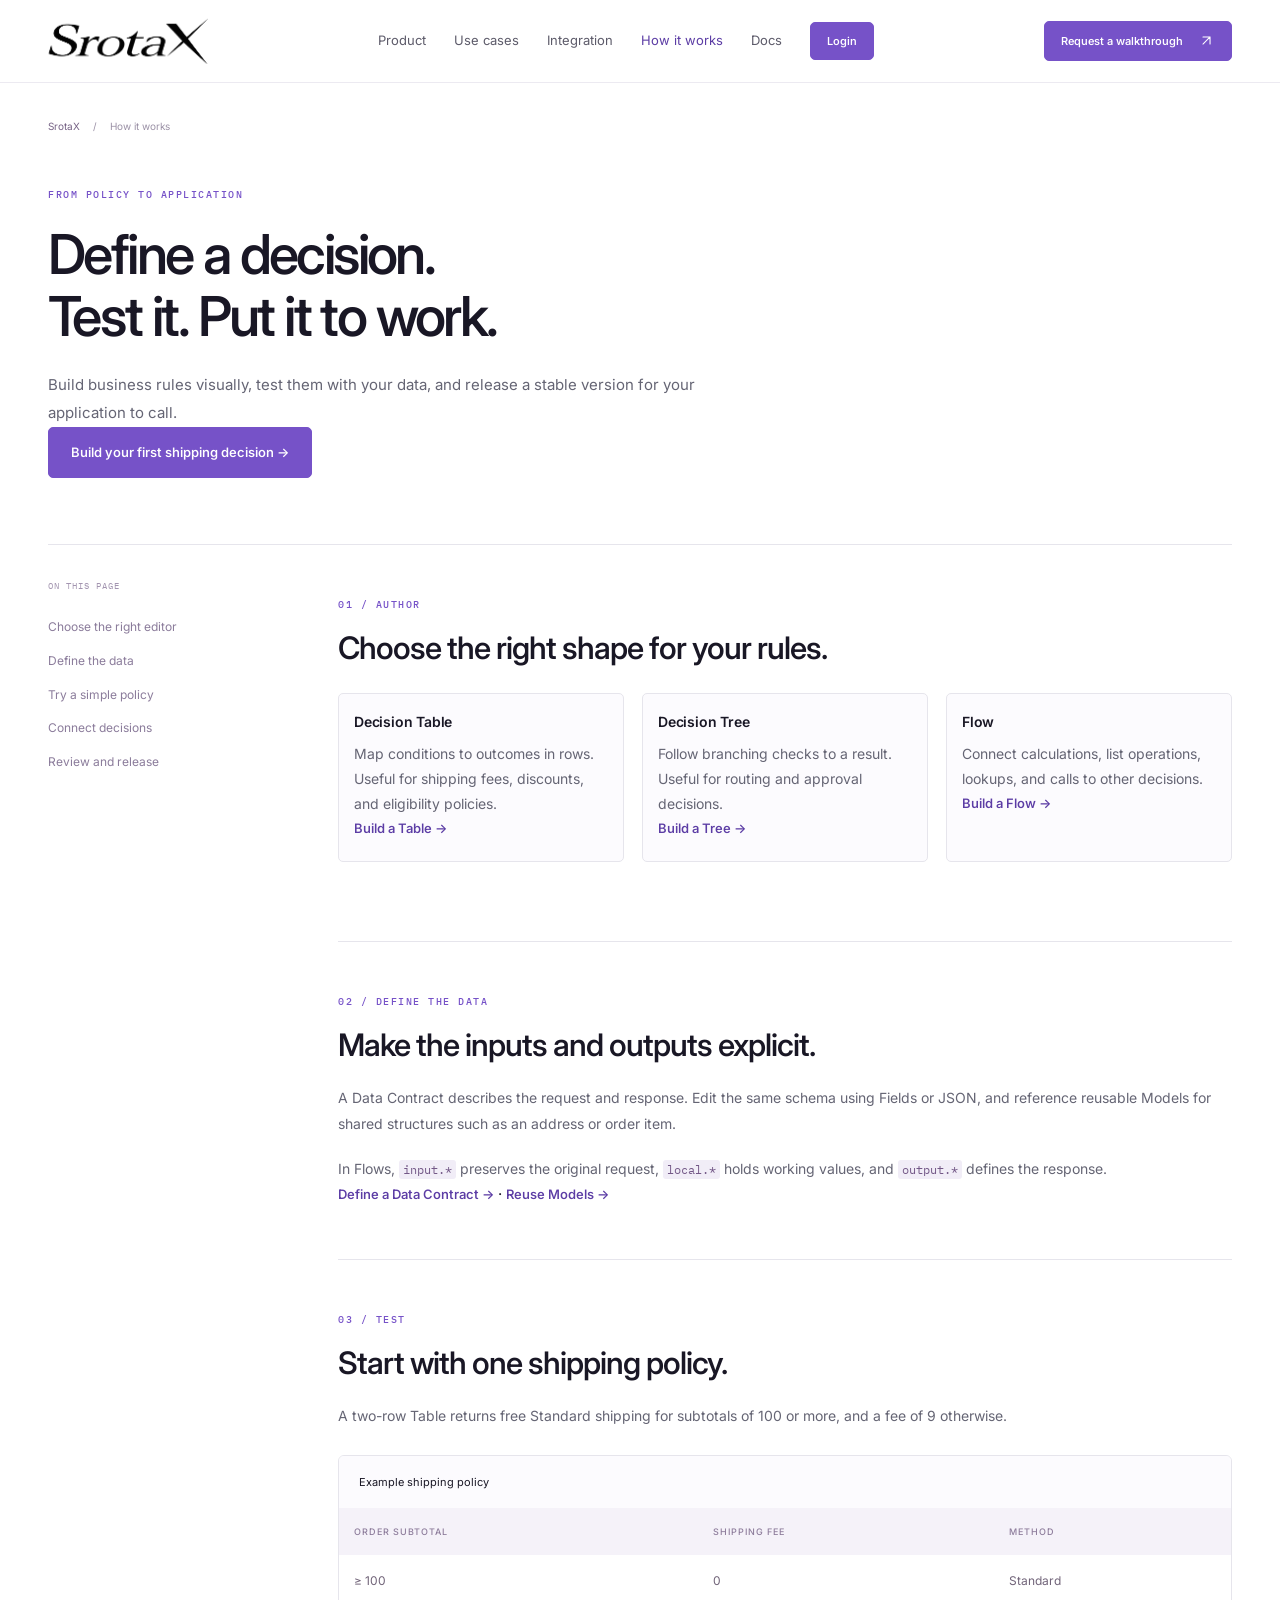
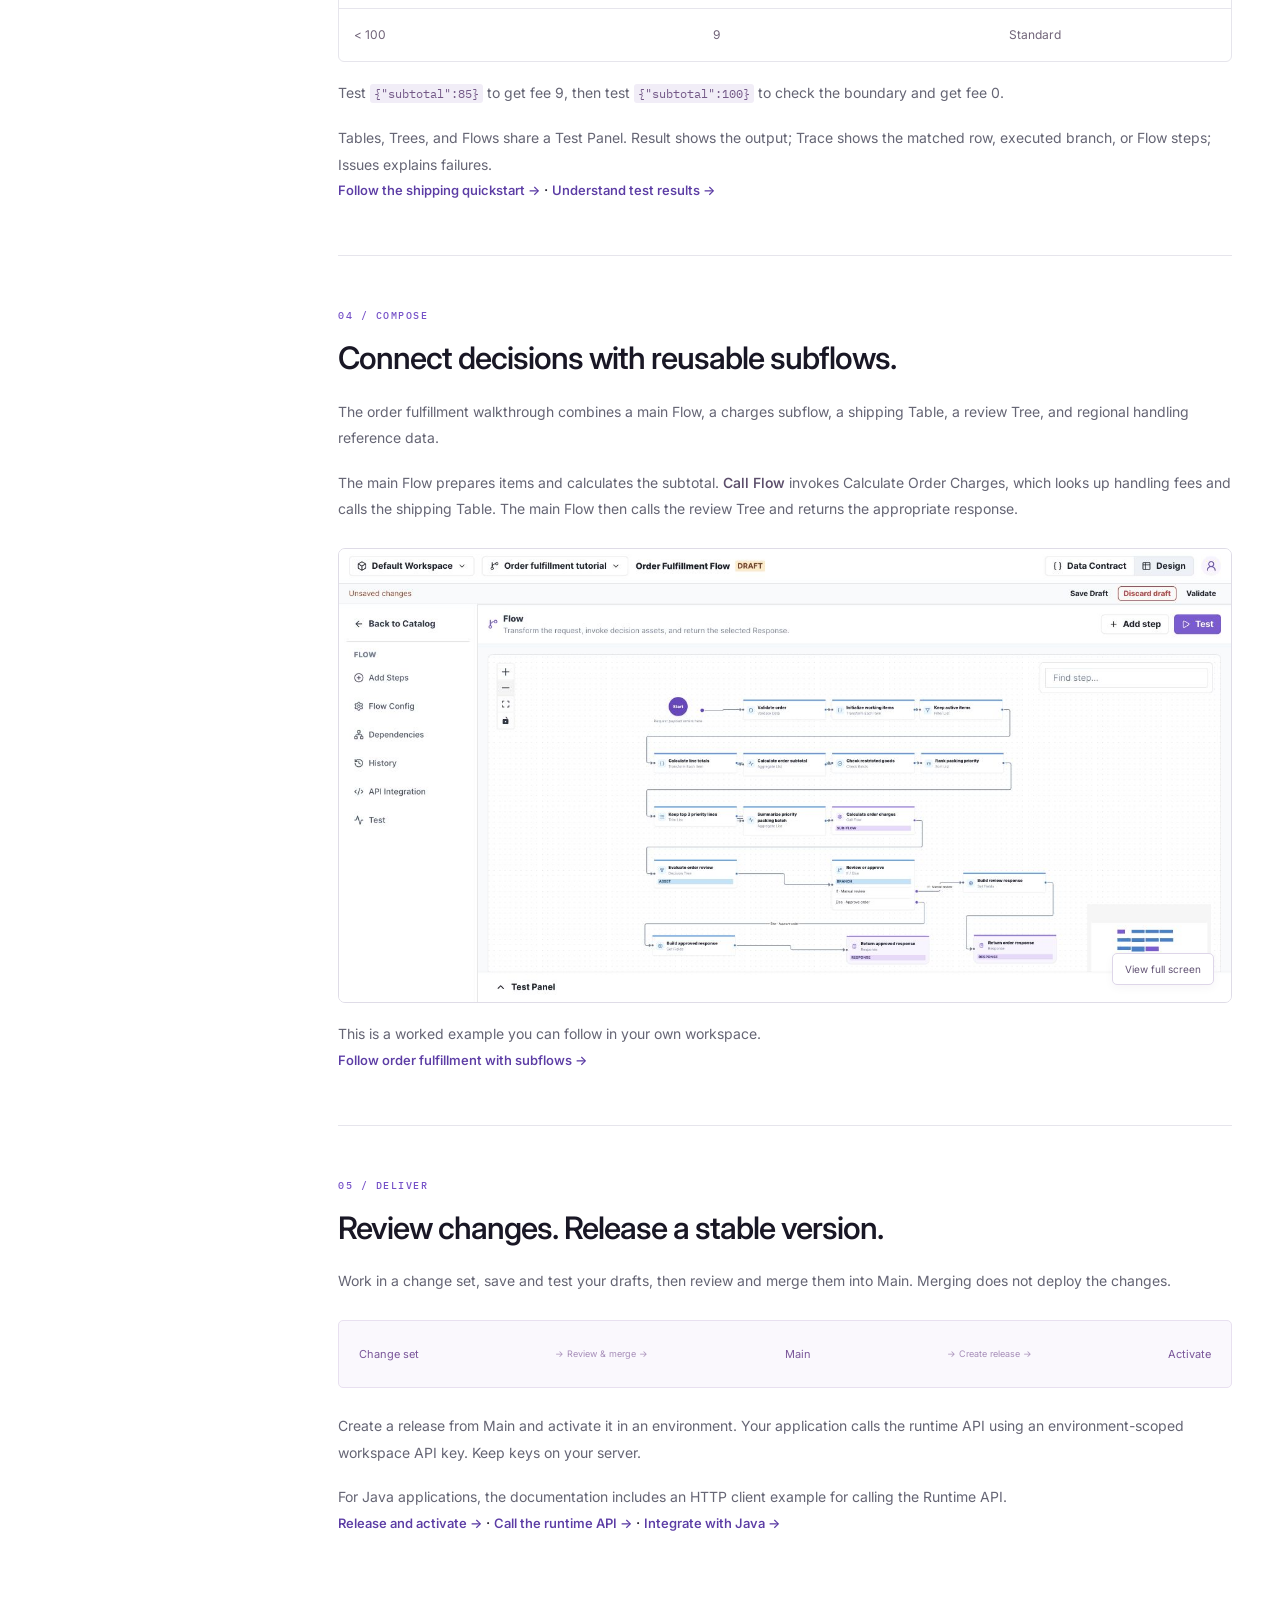
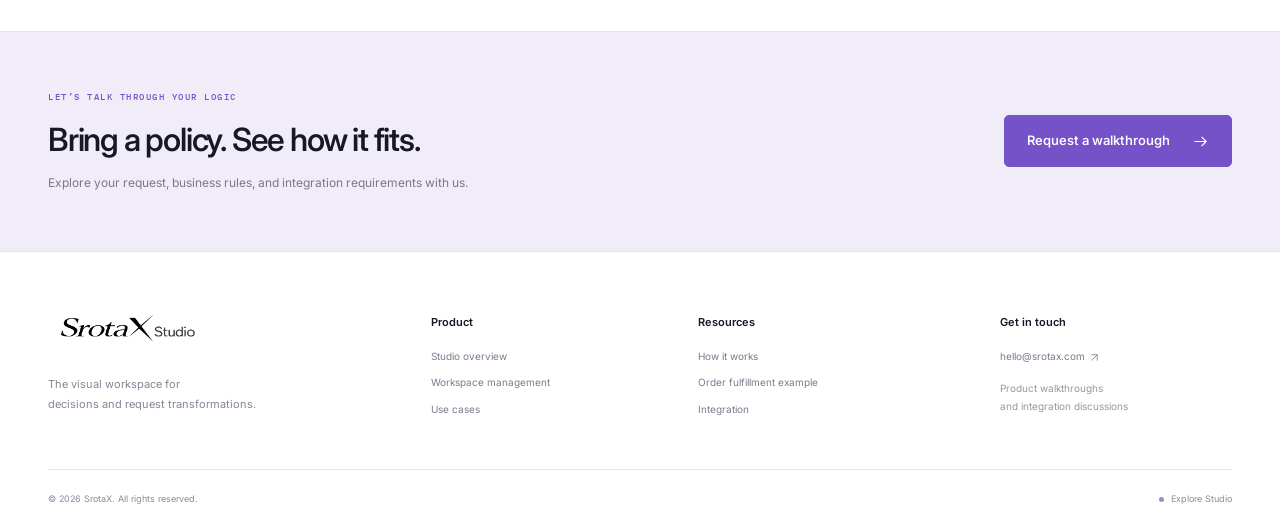
<file: guide.html>
<!doctype html>
<html lang="en"><head>
<meta charset="utf-8"><meta name="viewport" content="width=device-width, initial-scale=1">
<title>How it works — SrotaX Studio</title><meta name="description" content="See how SrotaX turns business policies into tested, reusable decisions, from visual authoring to release and application integration."><meta name="theme-color" content="#ffffff">
<meta property="og:title" content="How it works — SrotaX Studio"><meta property="og:description" content="See how SrotaX turns business policies into tested, reusable decisions, from visual authoring to release and application integration."><meta property="og:type" content="website">
<link rel="icon" href="favicon.svg" type="image/svg+xml"><link rel="preconnect" href="https://fonts.googleapis.com"><link rel="preconnect" href="https://fonts.gstatic.com" crossorigin>
<link href="https://fonts.googleapis.com/css2?family=IBM+Plex+Mono:wght@400;500&family=Inter:wght@400;450;500;550;600;650;700;750;800&display=swap" rel="stylesheet">
<link rel="stylesheet" href="styles.css?v=d9358ea248"><script src="site.js?v=use-cases-20261024" defer></script>
</head><body data-page="guide">
<a href="#main" class="skip-link">Skip to content</a>
<header class="site-header"><div class="container header-inner"><a class="brand logo-crop" href="index.html" aria-label="SrotaX home"><img src="logo_black.png?v=2d1e009319" width="2169" height="725" alt="SrotaX"></a><button class="menu-toggle" aria-expanded="false" aria-controls="primary-nav">Menu <span aria-hidden="true">☰</span></button><nav id="primary-nav" aria-label="Main navigation"><a href="index.html#product" >Product</a><a href="use-cases.html">Use cases</a><a href="architecture.html" >Integration</a><a href="guide.html" aria-current="page">How it works</a><a href="https://docs.srotax.com/" target="_blank" rel="noopener noreferrer" aria-label="Docs (opens in a new tab)">Docs</a><a class="button compact nav-login" href="https://studio.srotax.com/login" target="_blank" rel="noopener noreferrer" aria-label="Login (opens in a new tab)">Login</a></nav><a class="button compact header-cta" href="index.html#walkthrough">Request a walkthrough <svg class="icon " width="22" height="22" viewBox="0 0 24 24" fill="none" stroke="currentColor" stroke-width="1.5" stroke-linecap="round" stroke-linejoin="round" aria-hidden="true"><path d="M7 17 17 7M7 7h10v10"/></svg></a></div></header>
<main id="main">
<section class="page-hero container"><div class="breadcrumb"><a href="index.html">SrotaX</a><span>/</span>How it works</div><span class="eyebrow">FROM POLICY TO APPLICATION</span><h1>Define a decision.<br>Test it. Put it to work.</h1><p>Build business rules visually, test them with your data, and release a stable version for your application to call.</p><a class="button" href="https://docs.srotax.com/quickstart/">Build your first shipping decision →</a></section>
<div class="guide-layout container"><aside class="guide-nav"><span>ON THIS PAGE</span><a href="#choose">Choose the right editor</a><a href="#contract">Define the data</a><a href="#first-success">Try a simple policy</a><a href="#example">Connect decisions</a><a href="#publish">Review and release</a></aside><div class="guide-content">
<section id="choose"><span class="eyebrow">01 / AUTHOR</span><h2>Choose the right shape for your rules.</h2><div class="guide-options"><article><h3>Decision Table</h3><p>Map conditions to outcomes in rows. Useful for shipping fees, discounts, and eligibility policies.</p><a class="inline-link" href="https://docs.srotax.com/studio/tables/">Build a Table →</a></article><article><h3>Decision Tree</h3><p>Follow branching checks to a result. Useful for routing and approval decisions.</p><a class="inline-link" href="https://docs.srotax.com/studio/trees/">Build a Tree →</a></article><article><h3>Flow</h3><p>Connect calculations, list operations, lookups, and calls to other decisions.</p><a class="inline-link" href="https://docs.srotax.com/studio/flows/">Build a Flow →</a></article></div></section>
<section id="contract"><span class="eyebrow">02 / DEFINE THE DATA</span><h2>Make the inputs and outputs explicit.</h2><p>A Data Contract describes the request and response. Edit the same schema using Fields or JSON, and reference reusable Models for shared structures such as an address or order item.</p><p>In Flows, <code>input.*</code> preserves the original request, <code>local.*</code> holds working values, and <code>output.*</code> defines the response.</p><a class="inline-link" href="https://docs.srotax.com/studio/contracts/">Define a Data Contract →</a> · <a class="inline-link" href="https://docs.srotax.com/studio/models/">Reuse Models →</a></section>
<section id="first-success"><span class="eyebrow">03 / TEST</span><h2>Start with one shipping policy.</h2><p>A two-row Table returns free Standard shipping for subtotals of 100 or more, and a fee of 9 otherwise.</p><div class="table-scroll"><table class="status-table sample-table"><caption>Example shipping policy</caption><thead><tr><th>Order subtotal</th><th>Shipping fee</th><th>Method</th></tr></thead><tbody><tr><td>≥ 100</td><td>0</td><td>Standard</td></tr><tr><td>&lt; 100</td><td>9</td><td>Standard</td></tr></tbody></table></div><p>Test <code>{"subtotal":85}</code> to get fee 9, then test <code>{"subtotal":100}</code> to check the boundary and get fee 0.</p><p>Tables, Trees, and Flows share a Test Panel. Result shows the output; Trace shows the matched row, executed branch, or Flow steps; Issues explains failures.</p><a class="inline-link" href="https://docs.srotax.com/quickstart/">Follow the shipping quickstart →</a> · <a class="inline-link" href="https://docs.srotax.com/studio/testing/">Understand test results →</a></section>
<section id="example"><span class="eyebrow">04 / COMPOSE</span><h2>Connect decisions with reusable subflows.</h2><p>The order fulfillment walkthrough combines a main Flow, a charges subflow, a shipping Table, a review Tree, and regional handling reference data.</p><p>The main Flow prepares items and calculates the subtotal. <strong>Call Flow</strong> invokes Calculate Order Charges, which looks up handling fees and calls the shipping Table. The main Flow then calls the review Tree and returns the appropriate response.</p><button class="screenshot-button" data-image="assets/studio-flow.jpg?v=8475e6edb4" data-caption="Order Fulfillment Flow with a reusable charges subflow" aria-label="Enlarge: Order Fulfillment Flow with a reusable charges subflow"><img src="assets/studio-flow.jpg?v=8475e6edb4" alt="Order Fulfillment Flow connecting item processing, Calculate order charges, review, and responses" loading="lazy" width="1440" height="732"><span class="enlarge">View full screen</span></button><p>This is a worked example you can follow in your own workspace.</p><a class="inline-link" href="https://docs.srotax.com/studio/order-fulfillment/">Follow order fulfillment with subflows →</a></section>
<section id="publish"><span class="eyebrow">05 / DELIVER</span><h2>Review changes. Release a stable version.</h2><p>Work in a change set, save and test your drafts, then review and merge them into Main. Merging does not deploy the changes.</p><div class="lifecycle"><span>Change set</span><i>→ Review &amp; merge →</i><span>Main</span><i>→ Create release →</i><span>Activate</span></div><p>Create a release from Main and activate it in an environment. Your application calls the runtime API using an environment-scoped workspace API key. Keep keys on your server.</p><p>For Java applications, the documentation includes an HTTP client example for calling the Runtime API.</p><a class="inline-link" href="https://docs.srotax.com/studio/releases/">Release and activate →</a> · <a class="inline-link" href="https://docs.srotax.com/integration/runtime/">Call the runtime API →</a> · <a class="inline-link" href="https://docs.srotax.com/integration/java/">Integrate with Java →</a></section>
</div></div></main>
<section class="contact-band"><div class="container contact-inner"><div><span class="eyebrow">LET’S TALK THROUGH YOUR LOGIC</span><h2>Bring a policy. See how it fits.</h2><p>Explore your request, business rules, and integration requirements with us.</p></div><a class="button white" href="index.html#walkthrough">Request a walkthrough <svg class="icon " width="22" height="22" viewBox="0 0 24 24" fill="none" stroke="currentColor" stroke-width="1.5" stroke-linecap="round" stroke-linejoin="round" aria-hidden="true"><path d="M4 12h16m-6-6 6 6-6 6"/></svg></a></div></section>
<footer class="container"><div class="footer-main"><div class="footer-brand"><a class="brand" href="index.html" aria-label="SrotaX home"><img src="assets/studio-logo.png?v=194a12f739" width="2169" height="725" alt="SrotaX Studio"></a><p>The visual workspace for<br>decisions and request transformations.</p></div><div><h3>Product</h3><a href="index.html#product">Studio overview</a><a href="index.html#workspace">Workspace management</a><a href="use-cases.html">Use cases</a></div><div><h3>Resources</h3><a href="guide.html">How it works</a><a href="guide.html#example">Order fulfillment example</a><a href="architecture.html">Integration</a></div><div><h3>Get in touch</h3><a href="mailto:hello@srotax.com">hello@srotax.com <svg class="icon " width="22" height="22" viewBox="0 0 24 24" fill="none" stroke="currentColor" stroke-width="1.5" stroke-linecap="round" stroke-linejoin="round" aria-hidden="true"><path d="M7 17 17 7M7 7h10v10"/></svg></a><span class="footer-note">Product walkthroughs<br>and integration discussions</span></div></div><div class="footer-bottom"><span>© <span data-year>2026</span> SrotaX. All rights reserved.</span><a href="architecture.html#runtime"><span class="status-dot"></span> Explore Studio</a></div></footer>
<dialog id="image-dialog" aria-labelledby="image-dialog-title"><div class="dialog-toolbar"><span id="image-dialog-title">Studio screenshot</span><button type="button" class="dialog-close" aria-label="Close screenshot">Close <span aria-hidden="true">×</span></button></div><div id="dialog-image-frame" class="capture-frame"><img id="dialog-image" alt=""></div><p>Actual SrotaX Studio interface · Sample assets</p></dialog>
</body></html>
</file>
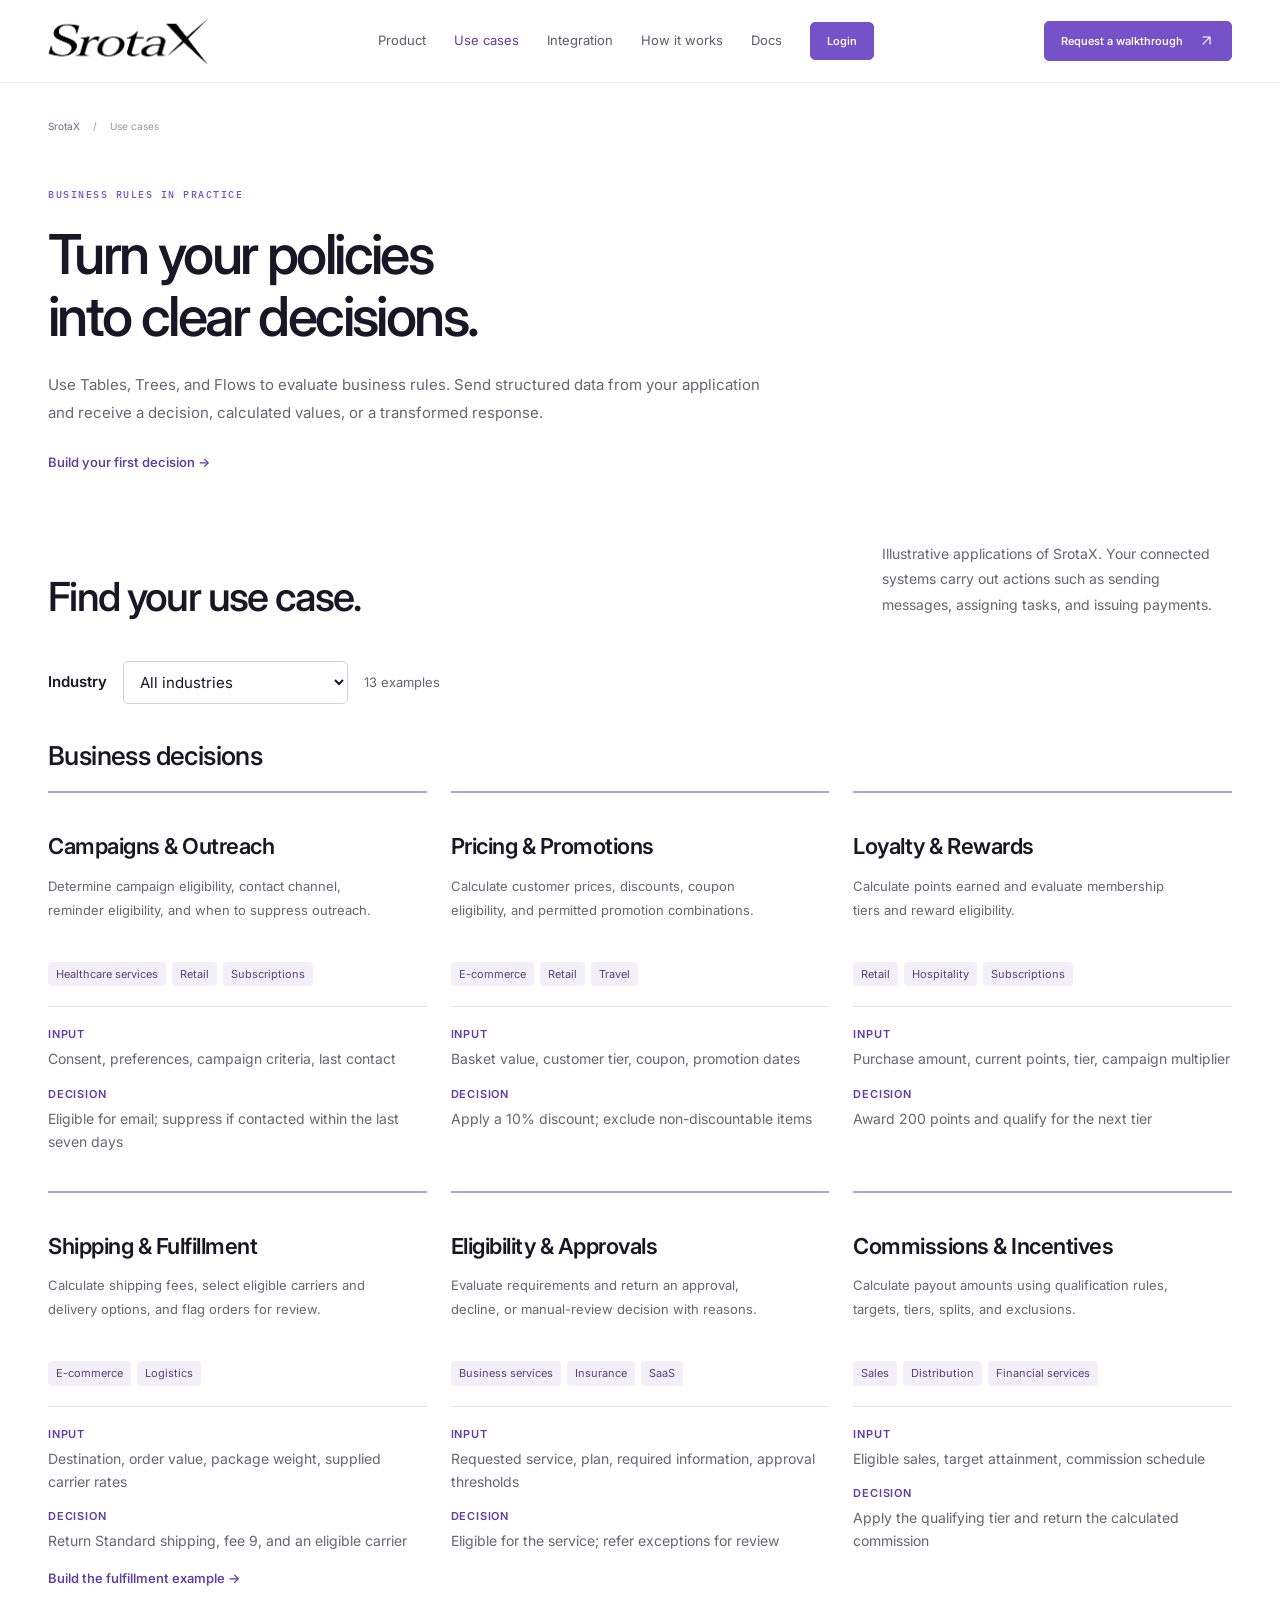
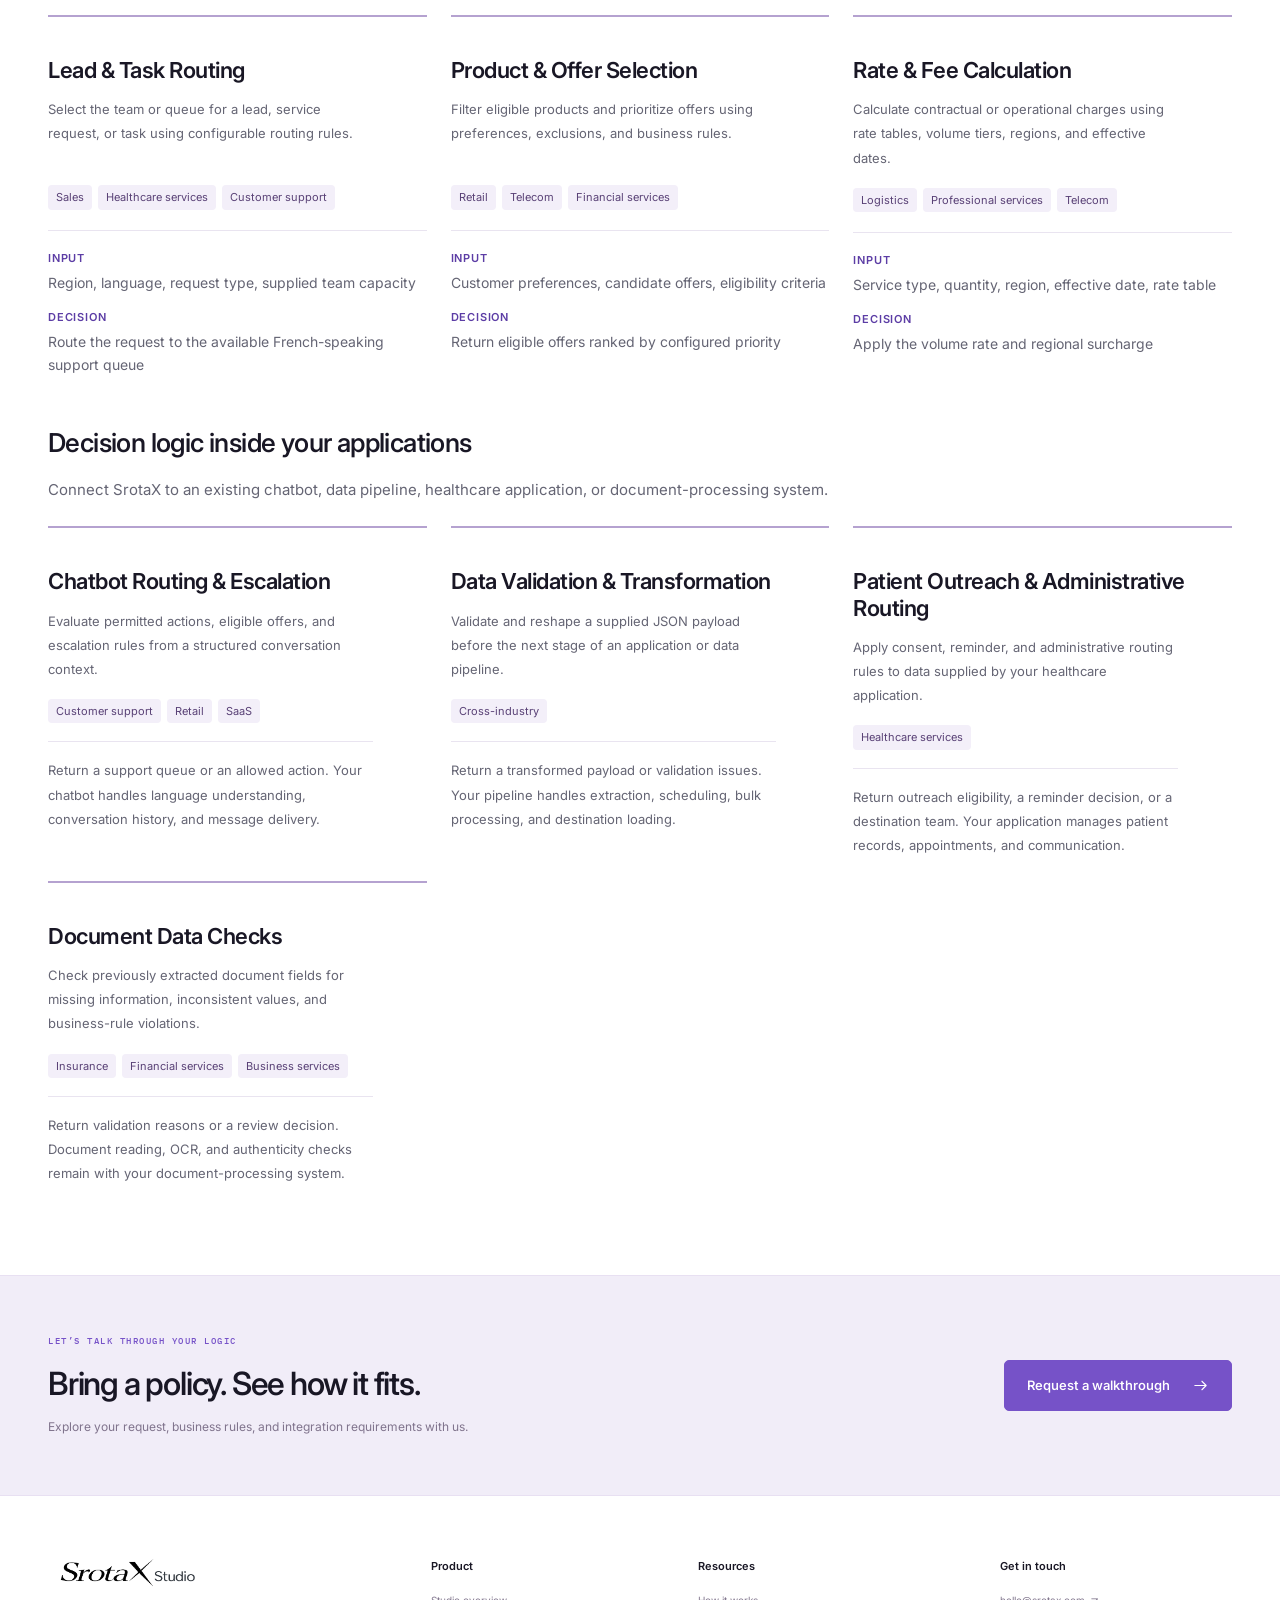
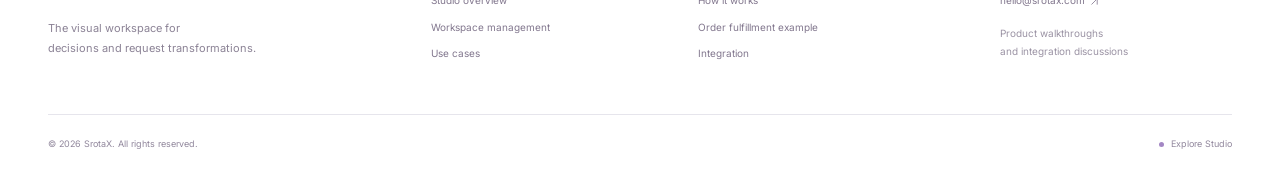
<file: use-cases.html>
<!doctype html>
<html lang="en"><head>
<meta charset="utf-8"><meta name="viewport" content="width=device-width, initial-scale=1">
<title>Business use cases — SrotaX Studio</title><meta name="description" content="Explore business rules for campaigns, pricing, fulfillment, approvals, routing, and application integrations."><meta name="theme-color" content="#ffffff">
<meta property="og:title" content="Business use cases — SrotaX Studio"><meta property="og:description" content="Explore business rules for campaigns, pricing, fulfillment, approvals, routing, and application integrations."><meta property="og:type" content="website">
<link rel="icon" href="favicon.svg" type="image/svg+xml"><link rel="preconnect" href="https://fonts.googleapis.com"><link rel="preconnect" href="https://fonts.gstatic.com" crossorigin>
<link href="https://fonts.googleapis.com/css2?family=IBM+Plex+Mono:wght@400;500&family=Inter:wght@400;450;500;550;600;650;700;750;800&display=swap" rel="stylesheet">
<link rel="stylesheet" href="styles.css?v=d9358ea248"><script src="site.js?v=use-cases-20261024" defer></script>
</head><body data-page="use-cases">
<a href="#main" class="skip-link">Skip to content</a>
<header class="site-header"><div class="container header-inner"><a class="brand logo-crop" href="index.html" aria-label="SrotaX home"><img src="logo_black.png?v=2d1e009319" width="2169" height="725" alt="SrotaX"></a><button class="menu-toggle" aria-expanded="false" aria-controls="primary-nav">Menu <span aria-hidden="true">☰</span></button><nav id="primary-nav" aria-label="Main navigation"><a href="index.html#product" >Product</a><a href="use-cases.html" aria-current="page">Use cases</a><a href="architecture.html">Integration</a><a href="guide.html" >How it works</a><a href="https://docs.srotax.com/" target="_blank" rel="noopener noreferrer" aria-label="Docs (opens in a new tab)">Docs</a><a class="button compact nav-login" href="https://studio.srotax.com/login" target="_blank" rel="noopener noreferrer" aria-label="Login (opens in a new tab)">Login</a></nav><a class="button compact header-cta" href="index.html#walkthrough">Request a walkthrough <svg class="icon " width="22" height="22" viewBox="0 0 24 24" fill="none" stroke="currentColor" stroke-width="1.5" stroke-linecap="round" stroke-linejoin="round" aria-hidden="true"><path d="M7 17 17 7M7 7h10v10"/></svg></a></div></header>
<main id="main"><section class="page-hero container"><div class="breadcrumb"><a href="index.html">SrotaX</a><span>/</span>Use cases</div><span class="eyebrow">BUSINESS RULES IN PRACTICE</span><h1>Turn your policies<br>into clear decisions.</h1><p>Use Tables, Trees, and Flows to evaluate business rules. Send structured data from your application and receive a decision, calculated values, or a transformed response.</p><a class="inline-link" href="https://docs.srotax.com/quickstart/">Build your first decision →</a></section>
<section class="container use-case-library" aria-labelledby="library-title"><div class="section-heading"><div><h2 id="library-title">Find your use case.</h2></div><p>Illustrative applications of SrotaX. Your connected systems carry out actions such as sending messages, assigning tasks, and issuing payments.</p></div><div class="use-case-filter"><label for="industry-filter">Industry</label><select id="industry-filter"><option value="all">All industries</option><option>Business services</option><option>Cross-industry</option><option>Customer support</option><option>Distribution</option><option>E-commerce</option><option>Financial services</option><option>Healthcare services</option><option>Hospitality</option><option>Insurance</option><option>Logistics</option><option>Professional services</option><option>Retail</option><option>SaaS</option><option>Sales</option><option>Subscriptions</option><option>Telecom</option><option>Travel</option></select><span id="use-case-count" role="status" aria-live="polite">13 examples</span></div><h2 class="library-subtitle">Business decisions</h2><div class="use-case-grid library-grid"><article id="campaigns" data-industries="Healthcare services|Retail|Subscriptions"><h3>Campaigns &amp; Outreach</h3><p>Determine campaign eligibility, contact channel, reminder eligibility, and when to suppress outreach.</p><div class="industry-tags"><span>Healthcare services</span><span>Retail</span><span>Subscriptions</span></div><dl class="decision-example"><dt>Input</dt><dd>Consent, preferences, campaign criteria, last contact</dd><dt>Decision</dt><dd>Eligible for email; suppress if contacted within the last seven days</dd></dl></article><article id="pricing" data-industries="E-commerce|Retail|Travel"><h3>Pricing &amp; Promotions</h3><p>Calculate customer prices, discounts, coupon eligibility, and permitted promotion combinations.</p><div class="industry-tags"><span>E-commerce</span><span>Retail</span><span>Travel</span></div><dl class="decision-example"><dt>Input</dt><dd>Basket value, customer tier, coupon, promotion dates</dd><dt>Decision</dt><dd>Apply a 10% discount; exclude non-discountable items</dd></dl></article><article id="loyalty" data-industries="Retail|Hospitality|Subscriptions"><h3>Loyalty &amp; Rewards</h3><p>Calculate points earned and evaluate membership tiers and reward eligibility.</p><div class="industry-tags"><span>Retail</span><span>Hospitality</span><span>Subscriptions</span></div><dl class="decision-example"><dt>Input</dt><dd>Purchase amount, current points, tier, campaign multiplier</dd><dt>Decision</dt><dd>Award 200 points and qualify for the next tier</dd></dl></article><article id="shipping" data-industries="E-commerce|Logistics"><h3>Shipping &amp; Fulfillment</h3><p>Calculate shipping fees, select eligible carriers and delivery options, and flag orders for review.</p><div class="industry-tags"><span>E-commerce</span><span>Logistics</span></div><dl class="decision-example"><dt>Input</dt><dd>Destination, order value, package weight, supplied carrier rates</dd><dt>Decision</dt><dd>Return Standard shipping, fee 9, and an eligible carrier</dd></dl><a class="inline-link" href="https://docs.srotax.com/studio/order-fulfillment/">Build the fulfillment example →</a></article><article id="eligibility" data-industries="Business services|Insurance|SaaS"><h3>Eligibility &amp; Approvals</h3><p>Evaluate requirements and return an approval, decline, or manual-review decision with reasons.</p><div class="industry-tags"><span>Business services</span><span>Insurance</span><span>SaaS</span></div><dl class="decision-example"><dt>Input</dt><dd>Requested service, plan, required information, approval thresholds</dd><dt>Decision</dt><dd>Eligible for the service; refer exceptions for review</dd></dl></article><article id="commissions" data-industries="Sales|Distribution|Financial services"><h3>Commissions &amp; Incentives</h3><p>Calculate payout amounts using qualification rules, targets, tiers, splits, and exclusions.</p><div class="industry-tags"><span>Sales</span><span>Distribution</span><span>Financial services</span></div><dl class="decision-example"><dt>Input</dt><dd>Eligible sales, target attainment, commission schedule</dd><dt>Decision</dt><dd>Apply the qualifying tier and return the calculated commission</dd></dl></article><article id="routing" data-industries="Sales|Healthcare services|Customer support"><h3>Lead &amp; Task Routing</h3><p>Select the team or queue for a lead, service request, or task using configurable routing rules.</p><div class="industry-tags"><span>Sales</span><span>Healthcare services</span><span>Customer support</span></div><dl class="decision-example"><dt>Input</dt><dd>Region, language, request type, supplied team capacity</dd><dt>Decision</dt><dd>Route the request to the available French-speaking support queue</dd></dl></article><article id="offers" data-industries="Retail|Telecom|Financial services"><h3>Product &amp; Offer Selection</h3><p>Filter eligible products and prioritize offers using preferences, exclusions, and business rules.</p><div class="industry-tags"><span>Retail</span><span>Telecom</span><span>Financial services</span></div><dl class="decision-example"><dt>Input</dt><dd>Customer preferences, candidate offers, eligibility criteria</dd><dt>Decision</dt><dd>Return eligible offers ranked by configured priority</dd></dl></article><article id="rates" data-industries="Logistics|Professional services|Telecom"><h3>Rate &amp; Fee Calculation</h3><p>Calculate contractual or operational charges using rate tables, volume tiers, regions, and effective dates.</p><div class="industry-tags"><span>Logistics</span><span>Professional services</span><span>Telecom</span></div><dl class="decision-example"><dt>Input</dt><dd>Service type, quantity, region, effective date, rate table</dd><dt>Decision</dt><dd>Apply the volume rate and regional surcharge</dd></dl></article></div><h2 class="library-subtitle">Decision logic inside your applications</h2><p class="library-intro">Connect SrotaX to an existing chatbot, data pipeline, healthcare application, or document-processing system.</p><div class="use-case-grid library-grid"><article id="chatbot" data-industries="Customer support|Retail|SaaS"><h3>Chatbot Routing &amp; Escalation</h3><p>Evaluate permitted actions, eligible offers, and escalation rules from a structured conversation context.</p><div class="industry-tags"><span>Customer support</span><span>Retail</span><span>SaaS</span></div><p class="application-boundary">Return a support queue or an allowed action. Your chatbot handles language understanding, conversation history, and message delivery.</p></article><article id="payload" data-industries="Cross-industry"><h3>Data Validation &amp; Transformation</h3><p>Validate and reshape a supplied JSON payload before the next stage of an application or data pipeline.</p><div class="industry-tags"><span>Cross-industry</span></div><p class="application-boundary">Return a transformed payload or validation issues. Your pipeline handles extraction, scheduling, bulk processing, and destination loading.</p></article><article id="patient" data-industries="Healthcare services"><h3>Patient Outreach &amp; Administrative Routing</h3><p>Apply consent, reminder, and administrative routing rules to data supplied by your healthcare application.</p><div class="industry-tags"><span>Healthcare services</span></div><p class="application-boundary">Return outreach eligibility, a reminder decision, or a destination team. Your application manages patient records, appointments, and communication.</p></article><article id="document" data-industries="Insurance|Financial services|Business services"><h3>Document Data Checks</h3><p>Check previously extracted document fields for missing information, inconsistent values, and business-rule violations.</p><div class="industry-tags"><span>Insurance</span><span>Financial services</span><span>Business services</span></div><p class="application-boundary">Return validation reasons or a review decision. Document reading, OCR, and authenticity checks remain with your document-processing system.</p></article></div></section></main><section class="contact-band"><div class="container contact-inner"><div><span class="eyebrow">LET’S TALK THROUGH YOUR LOGIC</span><h2>Bring a policy. See how it fits.</h2><p>Explore your request, business rules, and integration requirements with us.</p></div><a class="button white" href="index.html#walkthrough">Request a walkthrough <svg class="icon " width="22" height="22" viewBox="0 0 24 24" fill="none" stroke="currentColor" stroke-width="1.5" stroke-linecap="round" stroke-linejoin="round" aria-hidden="true"><path d="M4 12h16m-6-6 6 6-6 6"/></svg></a></div></section>
<footer class="container"><div class="footer-main"><div class="footer-brand"><a class="brand" href="index.html" aria-label="SrotaX home"><img src="assets/studio-logo.png?v=194a12f739" width="2169" height="725" alt="SrotaX Studio"></a><p>The visual workspace for<br>decisions and request transformations.</p></div><div><h3>Product</h3><a href="index.html#product">Studio overview</a><a href="index.html#workspace">Workspace management</a><a href="use-cases.html">Use cases</a></div><div><h3>Resources</h3><a href="guide.html">How it works</a><a href="guide.html#example">Order fulfillment example</a><a href="architecture.html">Integration</a></div><div><h3>Get in touch</h3><a href="mailto:hello@srotax.com">hello@srotax.com <svg class="icon " width="22" height="22" viewBox="0 0 24 24" fill="none" stroke="currentColor" stroke-width="1.5" stroke-linecap="round" stroke-linejoin="round" aria-hidden="true"><path d="M7 17 17 7M7 7h10v10"/></svg></a><span class="footer-note">Product walkthroughs<br>and integration discussions</span></div></div><div class="footer-bottom"><span>© <span data-year>2026</span> SrotaX. All rights reserved.</span><a href="architecture.html#runtime"><span class="status-dot"></span> Explore Studio</a></div></footer>
<dialog id="image-dialog" aria-labelledby="image-dialog-title"><div class="dialog-toolbar"><span id="image-dialog-title">Studio screenshot</span><button type="button" class="dialog-close" aria-label="Close screenshot">Close <span aria-hidden="true">×</span></button></div><div id="dialog-image-frame" class="capture-frame"><img id="dialog-image" alt=""></div><p>Actual SrotaX Studio interface · Sample assets</p></dialog>
</body></html>
</file>
<file: styles.css>
:root{--ink:#191725;--muted:#656574;--purple:#7652c8;--purple-dark:#5c3da5;--lavender:#f6f3fc;--line:#e6e5ec;--dark:#171421;--mono:'IBM Plex Mono',monospace;--font:'Inter',sans-serif}
*{box-sizing:border-box}html{scroll-behavior:smooth;scroll-padding-top:105px}body{margin:0;background:#fff;color:var(--ink);font-family:var(--font);font-size:15px;line-height:1.65;-webkit-font-smoothing:antialiased}a{color:inherit;text-decoration:none}button,input,select{font:inherit}button{cursor:pointer}img{max-width:100%;height:auto;display:block}button,a{-webkit-tap-highlight-color:transparent}button{color:inherit}h1,h2,h3,p{margin:0}h1,h2,h3{line-height:1.2}p{color:var(--muted)}h1{font-size:64px;letter-spacing:-3.3px;font-weight:600}h2{font-size:40px;letter-spacing:-1.65px;font-weight:550}h3{font-size:20px;letter-spacing:-.5px;font-weight:600}a:focus-visible,button:focus-visible,summary:focus-visible{outline:3px solid #916bdd;outline-offset:5px}button:disabled{cursor:default}.container{max-width:1200px;width:calc(100% - 96px);margin:0 auto}.icon{display:inline-block;flex-shrink:0;vertical-align:middle}.eyebrow{display:block;font-family:var(--mono);font-size:10px;font-weight:500;letter-spacing:1.5px;color:var(--purple);margin-bottom:20px}.button{display:inline-flex;gap:22px;align-items:center;justify-content:center;padding:14px 22px;border:1px solid var(--purple);border-radius:5px;background:var(--purple);color:#fff;font-size:13px;font-weight:550;min-height:48px;transition:background .18s,box-shadow .18s}.button:hover{background:var(--purple-dark);box-shadow:0 4px 15px #7652c822}.button .icon{width:17px;height:17px}.button.secondary{background:transparent;border-color:#dad5e6;color:var(--ink)}.button.secondary:hover{background:var(--lavender)}.button.compact{font-size:11px;min-height:40px;padding:10px 16px;gap:15px}.button.white{background:white;border-color:white;color:#4f338d}.button.white:hover{background:#ede6fb}.button.light-outline{border-color:#51465f;background:transparent;color:#f1ecfa}.button.light-outline:hover{background:#2b223b}.inline-link{display:inline-flex;gap:14px;align-items:center;color:var(--purple-dark);font-size:12px;font-weight:550}.inline-link .icon{width:17px;height:17px}.inline-link:hover{text-decoration:underline;text-underline-offset:4px}.skip-link{position:fixed;left:15px;top:-100px;padding:12px 20px;background:#fff;z-index:100}.skip-link:focus{top:10px}.sr-only{position:absolute;width:1px;height:1px;margin:-1px;overflow:hidden;clip:rect(0,0,0,0);white-space:nowrap}.site-header{position:sticky;top:0;z-index:30;border-bottom:1px solid #eceaf1;background:rgba(255,255,255,.97);backdrop-filter:blur(15px)}.header-inner{height:82px;display:flex;align-items:center;justify-content:space-between;gap:30px}.brand{display:inline-flex;flex-shrink:0;align-items:center}.brand img{width:160px;height:auto}.header-inner nav{display:flex;gap:28px;align-items:center;font-size:12px;color:#5d5b6a}.header-inner nav a{padding:12px 0}.header-inner nav a:not(.button):hover,.header-inner nav a:not(.button)[aria-current=page]{color:var(--purple-dark)}.menu-toggle{display:none}.hero{position:relative;overflow:hidden;background:linear-gradient(180deg,#fdfcfe 0%,#f9f7fd 63%,#f2eef9 100%);padding:60px 0 0}.hero-grid{position:absolute;inset:0;background-image:linear-gradient(#8d77b90a 1px,transparent 1px),linear-gradient(90deg,#8d77b90a 1px,transparent 1px);background-size:80px 80px;mask-image:linear-gradient(transparent,black);pointer-events:none}.hero-inner{position:relative;text-align:center}.release-link{display:inline-flex;gap:11px;align-items:center;font-size:10px;color:#6d657c;border:1px solid #e4ddec;border-radius:30px;background:#fff;padding:5px 12px 5px 5px;margin-bottom:28px}.release-tag{font-family:var(--mono);font-size:8px;letter-spacing:.65px;color:#7451ab;background:#f1ebfa;padding:5px 9px;border-radius:20px}.release-link .icon{width:14px;height:14px}.hero h1{font-size:clamp(48px,5.2vw,72px);line-height:1.09;font-weight:550;letter-spacing:-3.9px}.hero h1>span{color:var(--purple)}.hero-description{font-size:16px;line-height:1.8;margin-top:24px;color:#777080}.hero-actions{display:flex;justify-content:center;gap:12px;margin-top:27px}.hero-meta{display:flex;justify-content:center;gap:26px;font-size:10px;color:#81788e;margin:23px 0 43px}.hero-meta span{display:flex;align-items:center;gap:6px}.hero-meta .icon{height:14px;width:14px;color:#876ba8}.product-stage{position:relative;background:#fff;border:1px solid #dcd4e7;border-radius:10px 10px 0 0;box-shadow:0 0 0 7px #ffffff70,0 18px 55px #63439b17;text-align:left;overflow:hidden}.stage-header{height:47px;display:flex;align-items:center;justify-content:space-between;padding:0 20px;background:#fcfbfe;border-bottom:1px solid #e6e1ec;font-size:10px;color:#716780}.stage-header>div{font-family:var(--mono);font-size:9px;letter-spacing:1px;display:flex;align-items:center;gap:8px;color:#574a69}.stage-dot{width:6px;height:6px;background:#8861c4;border-radius:50%}.stage-separator{margin:0 10px;color:#b4a9c4}.stage-header a{display:flex;gap:6px;align-items:center;color:#715396;font-size:9px}.stage-header .icon{width:13px;height:13px}.screenshot-button{display:block;position:relative;overflow:hidden;border:1px solid #dfdce7;border-radius:7px;padding:0;background:#fff;text-align:left;width:100%;line-height:0}.screenshot-button img{width:100%;height:auto;transition:filter .2s}.screenshot-button:hover img{filter:brightness(.98)}.hero-screen{border:0;border-radius:0;max-height:640px}.hero-screen img{object-fit:cover;object-position:top;width:100%;height:auto}.enlarge{position:absolute;bottom:17px;right:17px;display:flex;align-items:center;gap:8px;font-size:10px;line-height:1;background:#fff;color:#625374;border:1px solid #ded6e9;padding:10px 12px;border-radius:5px;box-shadow:0 3px 10px #3023450a}.enlarge .icon{width:14px;height:14px}.stage-footer{display:flex;justify-content:space-between;border-top:1px solid #e8e2ef;padding:12px 20px;color:#8a7e98;font-size:8px;font-family:var(--mono);letter-spacing:.8px;background:#fdfcfe}.context-strip{display:flex;align-items:center;justify-content:space-between;gap:22px;padding:33px 0;border-bottom:1px solid var(--line)}.context-strip>p{font-family:var(--mono);font-size:8px;letter-spacing:1px;line-height:1.7;color:#92909a}.context-strip>p strong{font-weight:500;color:#696572}.context-strip>div{display:flex;align-items:center;gap:12px;font-size:12px;font-weight:500}.context-strip>div>span{font-family:var(--mono);font-size:9px;color:#a593c2}.context-strip>i{font-style:normal;color:#bcb2cb}.section{padding:96px 0}.section-heading{display:flex;justify-content:space-between;align-items:flex-end;gap:60px;margin-bottom:40px}.section-heading>p{max-width:350px;font-size:13px;line-height:1.85;padding-bottom:3px}.section-heading h2{max-width:660px}.product-tabs{display:flex;border-bottom:1px solid var(--line);margin-bottom:35px}.product-tabs button{display:flex;align-items:center;justify-content:center;gap:10px;background:none;border:0;border-bottom:2px solid transparent;margin-bottom:-1px;padding:20px 15px;color:#88828f;flex:1;font-size:13px;font-weight:550;transition:background .2s}.product-tabs button .icon{width:18px;height:18px}.product-tabs button>span{font-size:10px;font-weight:400;color:#a199ac;margin-left:4px}.product-tabs button[aria-selected=true]{color:var(--purple-dark);border-color:var(--purple);background:linear-gradient(0deg,#f8f4fd,transparent)}.product-tabs button:hover{background:#faf8fd}.product-panel{display:grid;grid-template-columns:.75fr 1.25fr;gap:55px;align-items:center;min-height:390px}.product-panel[hidden]{display:none}.feature-icon{width:40px;height:40px;border-radius:8px;background:#f2edf9;border:1px solid #e8e0f2;color:#805cba;display:flex;align-items:center;justify-content:center;margin-bottom:20px}.feature-icon .icon{width:21px;height:21px}.panel-copy h3{font-size:28px;font-weight:550;letter-spacing:-1px;line-height:1.25;margin-bottom:17px}.panel-copy>p{font-size:13px;line-height:1.8}.check-list{padding:0;list-style:none;margin:22px 0 26px;display:grid;gap:10px;font-size:11px;color:#67616f}.check-list li{padding-left:22px;position:relative}.check-list li:before{content:'✓';position:absolute;left:0;color:#9571bf;font-size:12px}.product-panel>.screenshot-button{box-shadow:0 12px 32px #42355b0c}.product-panel>.screenshot-button img{aspect-ratio:auto;object-fit:contain;object-position:top left}.foundation{background:#faf9fc;border-top:1px solid #f0edf4;border-bottom:1px solid #f0edf4}.foundation-grid{display:grid;grid-template-columns:repeat(3,1fr);gap:0;border:1px solid var(--line);border-radius:8px;background:#fff;overflow:hidden}.foundation-grid article{padding:32px;border-right:1px solid var(--line)}.foundation-grid article:last-child{border-right:0}.foundation-grid h3{font-size:18px;margin-bottom:15px}.foundation-grid p{font-size:12px;line-height:1.85;margin-bottom:25px}.foundation-grid .inline-link{font-size:11px}.split-feature{display:grid;grid-template-columns:.9fr 1.1fr;gap:65px;align-items:center}.split-feature>div>p{font-size:13px;line-height:1.85;margin-top:22px}.workspace-features{margin:27px 0;display:grid;gap:22px}.workspace-features>div{display:flex;gap:14px;align-items:flex-start}.workspace-features>div>.icon{width:19px;height:19px;color:#9376b5;margin-top:2px}.workspace-features strong{display:block;font-size:12px;font-weight:550}.workspace-features small{display:block;font-size:11px;line-height:1.7;color:#8c8495;margin-top:5px;max-width:340px}.split-feature>.screenshot-button{box-shadow:0 18px 45px #33224c0b}.split-feature>.screenshot-button img{aspect-ratio:auto;object-fit:contain;object-position:top left}.architecture-teaser{background:var(--dark);color:#f8f5fd;padding:80px 0;position:relative;overflow:hidden}.architecture-teaser:before{content:'';position:absolute;inset:0;background-image:radial-gradient(#8b739522 .8px,transparent .8px);background-size:22px 22px;pointer-events:none}.architecture-inner{position:relative;display:grid;grid-template-columns:1fr 1fr;gap:95px;align-items:center}.architecture-inner .eyebrow{color:#b19aca}.architecture-inner h2{font-size:38px}.architecture-inner>div>p{font-size:13px;line-height:1.85;color:#a8a0b4;margin:22px 0 25px}.architecture-inner .technical-note{font-size:9px;color:#867b97;margin:15px 0 0}.architecture-stack>div{display:flex;gap:18px;align-items:center;border:1px solid #493c59;padding:20px;border-radius:6px;background:#201b2b}.stack-number{font-family:var(--mono);font-size:9px;color:#9d82bd}.architecture-stack strong{font-size:13px;display:block;font-weight:500;color:#e4ddec}.architecture-stack small{font-size:10px;display:block;color:#9b8dab;margin-top:5px}.stack-badge{font-family:var(--mono);font-size:7px;color:#c1a3e5;background:#392849;padding:4px 7px;border-radius:3px;margin-left:auto}.architecture-stack>i{display:block;text-align:center;color:#796988;font-size:18px;line-height:29px;font-style:normal}.architecture-stack>p{display:flex;gap:10px;align-items:center;font-size:9px!important;margin-bottom:0!important;color:#a598b4!important}.architecture-stack>p .icon{width:15px;height:15px}.use-case-grid{display:grid;grid-template-columns:repeat(3,1fr);gap:24px}.use-case-grid article{border-top:2px solid #b5a2d0;padding:26px 0 0}.use-case-label{font-family:var(--mono);font-size:9px;color:#95899e;letter-spacing:1px}.use-case-grid h3{font-size:22px;margin:14px 0}.use-case-grid p{font-size:12px;line-height:1.85;min-height:70px;max-width:325px}.case-path{font-family:var(--mono);font-size:8px;color:#8e7ba5;padding:20px 0;border-bottom:1px solid var(--line);margin-bottom:20px}.maturity-note{padding:25px 28px;border:1px solid #e6dfef;border-radius:7px;background:#fbf9fe;display:flex;align-items:center;gap:18px;margin-bottom:90px}.note-icon{height:22px;width:22px;border:1px solid #ad94cb;border-radius:50%;color:#8d6eb2;display:flex;align-items:center;justify-content:center;flex-shrink:0;font-family:Georgia,serif;font-size:12px}.maturity-note strong{font-size:12px;font-weight:550}.maturity-note p{font-size:11px;line-height:1.8;margin-top:3px;max-width:750px}.maturity-note>a{font-size:10px;display:flex;gap:10px;align-items:center;white-space:nowrap;margin-left:auto;color:#795599}.maturity-note>a .icon{height:16px;width:16px}.contact-band{background:#f1edf8;border-top:1px solid #e8e0f2;border-bottom:1px solid #e8e0f2;padding:58px 0}.contact-inner{display:flex;align-items:center;justify-content:space-between;gap:35px}.contact-inner .eyebrow{font-size:9px;margin-bottom:16px}.contact-inner h2{font-size:32px;letter-spacing:-1.2px}.contact-inner p{font-size:12px;margin-top:14px;color:#80748d}.contact-inner .button{background:var(--purple);color:#fff;border-color:var(--purple);flex-shrink:0}.contact-inner .button:hover{background:var(--purple-dark)}.footer-main{display:grid;grid-template-columns:1.5fr 1fr 1.15fr 1fr;gap:35px;padding:50px 0 42px}.footer-brand p{font-size:11px;line-height:1.8;color:#8b8295;margin-top:12px}.footer-main h3{font-size:11px;font-weight:600;letter-spacing:0;margin:14px 0 19px}.footer-main>div:not(.footer-brand)>a{display:block;font-size:10px;color:#82778e;margin-bottom:10px}.footer-main>div>a:hover{color:var(--purple)}.footer-main>div>a .icon{width:13px;height:13px}.footer-note{display:block;font-size:10px;line-height:1.8;color:#9b93a4;margin-top:15px}.footer-bottom{border-top:1px solid var(--line);padding:22px 0 25px;display:flex;align-items:center;justify-content:space-between;font-size:9px;color:#91879c}.footer-bottom a{display:flex;align-items:center;gap:7px}.status-dot{height:5px;width:5px;background:#a387c4;border-radius:50%}.page-hero{padding-top:35px;padding-bottom:66px}.breadcrumb{display:flex;gap:13px;font-size:10px;color:#9b91a6;margin-bottom:52px}.breadcrumb a{color:#756184}.page-hero h1{font-size:55px;font-weight:550;letter-spacing:-2.6px;line-height:1.13}.page-hero>p{font-size:15px;line-height:1.85;max-width:720px;margin-top:24px}.page-hero>.inline-link{margin-top:25px}.subnav{background:#faf8fd;border-top:1px solid #eae4f1;border-bottom:1px solid #eae4f1}.subnav nav{display:flex;gap:36px;padding-top:18px;padding-bottom:18px;font-size:11px;color:#81718f}.subnav a:hover{color:var(--purple-dark)}.code-card{background:#211c2c;border:1px solid #3e324f;border-radius:7px;overflow:hidden;min-width:0}.code-header{display:flex;align-items:center;justify-content:space-between;gap:15px;background:#2b2338;color:#bcb0cb;padding:14px 20px;border-bottom:1px solid #443651;font-family:var(--mono);font-size:9px}.code-header>span:last-child{font-size:8px;color:#937fa9}.code-card pre{margin:0;padding:28px 28px;color:#ddd1eb;overflow:auto;font:12px/1.95 var(--mono);tab-size:2}.code-footer{border-top:1px solid #3b304a;padding:13px 20px;font-size:9px;color:#9e8caf;line-height:1.8}.callout{padding:20px 24px;background:#f8f5fc;border-left:3px solid #b196d0;margin-top:27px;border-radius:0 5px 5px 0}.callout strong{font-size:12px;font-weight:600}.callout p{font-size:11px!important;line-height:1.9!important;margin-top:8px!important}.callout .inline-link{margin-top:12px;font-size:11px}.compilation-track{display:flex;align-items:center;gap:17px;margin:45px 0}.compilation-track>div{padding:27px 22px;background:white;border:1px solid var(--line);border-radius:6px;flex:1;min-width:0}.compilation-track>div>.icon{color:#9b7bbe;margin-bottom:17px}.compilation-track strong{display:block;font-size:15px;font-weight:550}.compilation-track p{font-size:11px;line-height:1.8;margin-top:10px;color:#8f819c}.compilation-track>span{color:#b4a3c4}.two-columns{display:grid;grid-template-columns:1fr 1fr;gap:55px}.technical-columns{margin-top:35px}.technical-columns h3{font-size:18px;margin-bottom:15px}.technical-columns p{font-size:12px;line-height:1.9;margin-bottom:15px}.technical-columns code,.guide-content p code,.plain-list code{font-family:var(--mono);font-size:.85em;background:#f1edf7;padding:2px 4px;border-radius:3px;color:#735887}.boundary-grid{display:grid;grid-template-columns:repeat(3,1fr);gap:40px;margin-top:50px}.boundary-grid article>span{font-family:var(--mono);font-size:12px;color:#a38abf;display:block;margin-bottom:15px}.boundary-grid h3{font-size:18px;margin-bottom:13px}.boundary-grid p{font-size:12px;line-height:1.9}.architecture-details{border-bottom:1px solid var(--line);padding:20px 0}.boundary-grid+.architecture-details{margin-top:35px;border-top:1px solid var(--line)}.architecture-details summary{list-style:none;display:flex;align-items:center;justify-content:space-between;gap:20px;font-size:13px;font-weight:500;cursor:pointer}.architecture-details summary::-webkit-details-marker{display:none}.architecture-details summary>span{color:#ad94c7;font-size:20px;font-weight:400}.architecture-details[open] summary>span{transform:rotate(45deg)}.architecture-details p{font-size:12px;line-height:1.95;margin-top:15px;max-width:900px}.table-scroll{overflow-x:auto;border:1px solid var(--line);border-radius:6px;background:white}.status-table{border-collapse:collapse;width:100%;min-width:660px;text-align:left;font-size:12px}.status-table th,.status-table td{padding:21px 25px;vertical-align:top;border-bottom:1px solid var(--line);line-height:1.9}.status-table thead th{font-size:9px;text-transform:uppercase;letter-spacing:1px;background:#f5f2f9;color:#8d7c9b;font-weight:500}.status-table tbody th{font-size:12px;font-weight:550;width:23%}.status-table td{color:#81748f;font-size:11px;width:38.5%}.status-table td p{font-size:11px;color:#81748f;line-height:1.8;margin-top:8px}.status-table tr:last-child td,.status-table tr:last-child th{border-bottom:0}.capability-badge{display:inline-flex;padding:2px 8px;font-size:9px;border-radius:4px;font-weight:500}.available{color:#50735c;background:#edf5ef}.preview{color:#7e679b;background:#f2edf8}.planned{color:#927949;background:#f7f2e7}.source-note{font-size:10px;color:#998da5;line-height:1.85;margin-top:17px}.api-card pre{font-size:13px}.guide-layout{display:grid;grid-template-columns:220px 1fr;gap:70px;padding-bottom:95px;border-top:1px solid var(--line)}.guide-nav{position:sticky;top:115px;align-self:start;padding-top:34px;display:grid;gap:14px}.guide-nav>span{font-family:var(--mono);font-size:9px;color:#a395b0;letter-spacing:1px;margin-bottom:9px}.guide-nav>a{font-size:11px;color:#8b7c9b}.guide-nav>a:hover{color:var(--purple-dark)}.guide-content{min-width:0}.guide-content>section{padding:52px 0;border-bottom:1px solid var(--line);scroll-margin-top:80px}.guide-content>section:last-child{border-bottom:0;padding-bottom:0}.guide-content h2{font-size:31px;letter-spacing:-1px;margin-bottom:22px}.guide-content p{font-size:13px;line-height:1.9;margin-top:18px}.guide-content p strong{font-weight:550;color:#5c4e6b}.guide-content .eyebrow{margin-bottom:15px}.guide-options{display:grid;grid-template-columns:repeat(3,1fr);gap:18px;margin:27px 0}.guide-options article{padding:20px 15px;border:1px solid var(--line);border-radius:5px;background:#fcfbfe}.guide-options .icon{color:#9273b5;width:20px;height:20px;margin-bottom:15px}.guide-options h3{font-size:14px;letter-spacing:-.2px}.guide-options p{font-size:11px;margin-top:10px;line-height:1.8}.guide-content .screenshot-button{margin-top:25px}.guide-content .screenshot-button img{aspect-ratio:auto;object-fit:contain}.plain-list{padding-left:21px;color:var(--muted);font-size:12px;line-height:1.9;display:grid;gap:10px;margin:22px 0}.plain-list strong{color:#645471;font-weight:550}.guide-step-list{display:grid;gap:18px;margin:25px 0}.guide-step-list>div{display:flex;gap:17px;align-items:start}.guide-step-list b{display:flex;align-items:center;justify-content:center;background:#f0eaf8;color:#8d6caf;font-size:10px;flex-shrink:0;border-radius:50%;width:25px;height:25px;margin-top:3px}.guide-step-list p{margin:0;font-size:12px}.lifecycle{display:flex;align-items:center;justify-content:space-between;gap:12px;padding:24px 20px;background:#faf8fd;border:1px solid #e8e0f0;border-radius:5px;margin:25px 0}.lifecycle>span{font-size:11px;color:#7a569a;white-space:nowrap}.lifecycle>i{font-size:9px;font-style:normal;color:#a68db8;white-space:nowrap}.example-policy{display:grid;grid-template-columns:1fr;gap:0;border:1px solid var(--line);border-radius:6px;overflow:hidden;margin:25px 0}.example-policy>div{padding:17px 23px;border-bottom:1px solid var(--line)}.example-policy>div:last-child{border-bottom:0}.example-policy span{font-family:var(--mono);font-size:8px;color:#a292b1;letter-spacing:1px;display:block;margin-bottom:7px}.example-policy strong{font-size:13px;font-weight:500}.example-policy p{font-size:11px;margin-top:3px}.example-code{border:1px solid #3f3450;border-radius:6px;overflow:hidden;background:#231d2e;margin-top:25px}.example-code pre{margin:0;padding:24px;color:#d8cce5;font:11px/1.85 var(--mono);overflow:auto;max-height:370px}.copy-button{display:flex;align-items:center;gap:10px;background:#3b2d4c;border:1px solid #59436f;color:#d8c6ec;border-radius:4px;font-family:var(--font);font-size:9px;padding:7px 9px}.copy-button:hover{background:#514063}.copy-button .icon{width:12px;height:12px}.example-output{padding:26px;background:#f7f3fc;border:1px solid #e5dbf0;border-radius:5px;margin-top:20px}.example-output>div{display:flex;align-items:center;justify-content:space-between;gap:20px}.example-output strong{font-size:27px;font-weight:550;letter-spacing:-1px}.example-output small{display:block;font-size:9px;font-weight:400;letter-spacing:0;color:#9683a8;margin-top:3px}.example-output>div>span{color:#a68ebb;font-size:15px}.purple{color:var(--purple)}.example-output>p{font-size:10px;margin-top:18px}.guide-content p.source-note{font-size:10px}.sample-table{min-width:620px}.sample-table caption{text-align:left;font-size:11px;padding:17px 20px;background:#fcfbfe}.sample-table th,.sample-table td{padding:15px;width:auto}.guide-content .table-scroll{margin-top:25px}dialog{max-width:min(1440px,94vw);width:94vw;border:1px solid #d7cce5;border-radius:9px;padding:0;box-shadow:0 25px 100px #0004;background:#f7f5fb}dialog::backdrop{background:#110b1dd9;backdrop-filter:blur(6px)}.dialog-toolbar{display:flex;justify-content:space-between;align-items:center;gap:20px;padding:16px 20px;border-bottom:1px solid var(--line);font-size:12px}.dialog-close{display:flex;gap:14px;align-items:center;background:white;border:1px solid #d8cde2;border-radius:4px;font-size:11px;padding:7px 12px}.dialog-close>span{font-size:19px;line-height:1}dialog>img{width:100%;max-height:77vh;object-fit:contain;background:white}dialog>p{padding:12px 20px;font-size:9px;color:#9b87af}body.modal-open{overflow:hidden}
.section-heading>p,.panel-copy>p,.split-feature>div>p,.architecture-inner>div>p{font-size:14px}
.foundation-grid p,.use-case-grid p,.boundary-grid p,.technical-columns p{font-size:13px}
.check-list,.workspace-features strong{font-size:12px}.workspace-features small{font-size:12px;color:#77707f}
.header-inner nav{font-size:13px}.inline-link{font-size:13px}.foundation-grid .inline-link{font-size:12px}
.guide-content p{font-size:14px}.guide-step-list p{font-size:13px}.plain-list{font-size:13px}
.guide-nav>a{font-size:12px}.status-table td,.status-table td p{font-size:12px;color:#716479}
.hero-meta{font-size:11px;color:#756982}.hero-description{color:#716978}
@media(min-width:1600px){.hero{padding-top:76px}.hero-screen{max-height:680px}}
@media(max-width:1100px){.container{width:calc(100% - 56px)}.header-inner{gap:20px}.header-inner nav{gap:18px}.brand img{width:145px}.header-cta{gap:8px!important;font-size:10px!important;padding:10px 12px!important}.product-tabs button>span{display:none}.product-panel{gap:30px}.foundation-grid article{padding:25px}.split-feature{gap:35px}.architecture-inner{gap:50px}.guide-layout{grid-template-columns:185px 1fr;gap:40px}.compilation-track{gap:10px}.compilation-track>div{padding:22px 17px}.status-table th,.status-table td{padding:18px}.use-case-grid{gap:20px}}
@media(max-width:820px){.header-inner nav{gap:15px;font-size:11px}.header-cta{display:none!important}.section-heading{gap:35px}.section-heading>p{max-width:290px}h2{font-size:34px}.hero h1{font-size:58px}.product-panel{grid-template-columns:1fr 1.2fr;gap:27px}.panel-copy h3{font-size:24px}.panel-copy>p{font-size:12px}.check-list{font-size:10px}.foundation-grid article{padding:23px}.foundation-grid h3{font-size:16px}.foundation-grid p{font-size:11px}.split-feature{grid-template-columns:1fr}.split-feature>.screenshot-button{max-width:100%}.workspace-features{grid-template-columns:repeat(3,1fr);gap:20px}.workspace-features>div{display:block}.workspace-features .icon{margin-bottom:10px}.architecture-inner{gap:35px}.architecture-inner h2{font-size:30px}.architecture-stack>div{padding:15px;gap:10px}.stack-badge{display:none}.use-case-grid p{min-height:100px}.case-path{font-size:7px}.footer-main{gap:25px;grid-template-columns:1.25fr 1fr 1.1fr}.footer-main>div:last-child{grid-column:2/4}.contact-inner h2{font-size:28px}.contact-inner .button{font-size:11px;gap:13px}.guide-layout{grid-template-columns:150px 1fr;gap:30px}.guide-nav>a{font-size:10px}.guide-options{grid-template-columns:1fr}.guide-options article{display:grid;grid-template-columns:25px 1fr;column-gap:12px}.guide-options .icon{grid-row:1/3;margin:0}.guide-options p{margin-top:5px}.lifecycle{gap:8px;padding:20px 10px}.lifecycle>span{font-size:9px}.lifecycle>i{font-size:7px}}
@media(max-width:640px){html{scroll-padding-top:90px}.container{width:calc(100% - 36px)}.header-inner{height:70px}.brand img{width:145px}.menu-toggle{display:flex;align-items:center;gap:15px;border:1px solid #e0d8ea;background:#fff;border-radius:4px;padding:7px 10px;font-size:11px;color:#766183}.header-inner nav{display:none;position:absolute;left:0;right:0;top:70px;padding:15px 25px 22px;background:white;border-bottom:1px solid var(--line);box-shadow:0 10px 20px #3c255012;flex-direction:column;align-items:stretch;gap:0;font-size:13px}.header-inner nav.open{display:flex}.header-inner nav a{padding:13px 0}.hero{padding-top:39px}.release-link{font-size:8px;margin-bottom:26px;gap:7px}.release-tag{font-size:7px;padding:4px 7px}.hero h1{font-size:42px;letter-spacing:-2.2px;line-height:1.13}.hero-description{font-size:13px;line-height:1.8;margin-top:20px}.desktop-only{display:none}.hero-actions{gap:9px;margin-top:24px}.hero-actions .button{padding:12px 14px;font-size:11px;gap:11px;min-height:44px}.hero-meta{gap:12px;font-size:8px;margin-bottom:32px;margin-top:18px}.hero-meta .icon{width:12px;height:12px}.hero-meta span{gap:4px}.product-stage{border-radius:6px 6px 0 0;box-shadow:0 0 0 4px #ffffff70}.stage-header{height:37px;padding:0 12px;font-size:8px}.stage-header>div{font-size:7px;gap:5px}.stage-header>span{font-size:7px}.stage-header>a{display:none}.stage-separator{margin:0 4px}.hero-screen{max-height:none}.hero-screen img{width:100%;height:auto}.hero-screen .enlarge{font-size:8px;padding:7px;bottom:10px;right:10px}.hero-screen .enlarge .icon{width:11px;height:11px}.stage-footer{padding:9px 11px;font-size:6px;letter-spacing:.4px}.context-strip{gap:8px;padding:23px 0}.context-strip>p{display:none}.context-strip>div{font-size:9px;gap:6px}.context-strip>div>span{font-size:7px}.context-strip>i{font-size:11px}.section{padding:60px 0}.eyebrow{font-size:8px;margin-bottom:16px;letter-spacing:1.2px}h2{font-size:31px;letter-spacing:-1.2px}.section-heading{display:block;margin-bottom:28px}.section-heading>p{max-width:100%;font-size:12px;margin-top:18px;line-height:1.85}.product-tabs{margin-bottom:28px}.product-tabs button{font-size:10px;padding:15px 6px;gap:6px}.product-tabs button .icon{width:15px;height:15px}.product-panel{grid-template-columns:1fr;min-height:0;gap:28px}.feature-icon{width:35px;height:35px;margin-bottom:17px}.panel-copy h3{font-size:26px}.panel-copy>p{font-size:12px}.check-list{font-size:11px;gap:10px;margin:20px 0}.product-panel>.screenshot-button img{aspect-ratio:auto;object-fit:contain}.enlarge{font-size:8px;padding:8px 10px;bottom:12px;right:12px}.enlarge .icon{width:12px;height:12px}.foundation-grid{grid-template-columns:1fr}.foundation-grid article{padding:27px;border-right:0;border-bottom:1px solid var(--line)}.foundation-grid article:last-child{border-bottom:0}.foundation-grid h3{font-size:18px}.foundation-grid p{font-size:12px;margin-bottom:20px}.foundation-grid .feature-icon{margin-bottom:16px}.workspace-features{grid-template-columns:1fr;gap:20px}.workspace-features>div{display:flex}.workspace-features>div>.icon{margin:2px 0 0}.split-feature{gap:30px}.split-feature>.screenshot-button img{aspect-ratio:auto}.split-feature>div>p{font-size:12px;margin-top:20px}.architecture-teaser{padding:60px 0}.architecture-inner{grid-template-columns:1fr;gap:32px}.architecture-inner h2{font-size:31px}.architecture-inner>div>p{font-size:12px;margin:20px 0}.architecture-stack>div{padding:19px}.architecture-stack strong{font-size:12px}.architecture-stack small{font-size:9px}.stack-badge{display:inline-block;font-size:6px}.architecture-stack>p{font-size:8px!important}.use-case-grid{grid-template-columns:1fr;gap:30px}.use-case-grid article{padding-top:22px}.use-case-grid h3{font-size:23px;margin:12px 0}.use-case-grid p{min-height:0;max-width:none;font-size:12px}.case-path{font-size:8px;padding:17px 0;margin-bottom:16px}.maturity-note{flex-wrap:wrap;padding:22px;gap:12px;margin-bottom:60px;align-items:flex-start}.maturity-note>div{flex:1;min-width:200px}.maturity-note p{font-size:10px;margin-top:6px}.maturity-note>a{margin:5px 0 0 34px;font-size:10px}.contact-band{padding:40px 0}.contact-inner{align-items:flex-start;flex-direction:column;gap:24px}.contact-inner h2{font-size:29px}.contact-inner p{font-size:12px;max-width:320px}.contact-inner .button{font-size:12px}.footer-main{grid-template-columns:1fr 1fr;gap:25px;padding:38px 0}.footer-brand{grid-column:1/3}.footer-brand p{margin-top:5px}.footer-main>div:last-child{grid-column:1/3}.footer-main h3{font-size:11px;margin:0 0 16px}.footer-main>div:not(.footer-brand)>a{font-size:11px}.footer-note{font-size:10px}.footer-bottom{align-items:flex-start;gap:15px;flex-direction:column;font-size:8px}.page-hero{padding-top:24px;padding-bottom:43px}.breadcrumb{font-size:9px;margin-bottom:36px}.page-hero h1{font-size:37px;letter-spacing:-1.7px}.page-hero>p{font-size:13px;line-height:1.85;margin-top:20px}.page-hero>.inline-link{font-size:11px;margin-top:20px}.subnav nav{gap:20px;overflow-x:auto;font-size:10px;white-space:nowrap;padding-top:15px;padding-bottom:15px}.code-card pre{font-size:10px;padding:23px 18px}.code-header{padding:12px 15px;font-size:8px}.code-header>span:last-child{font-size:7px}.code-footer{font-size:8px;padding:12px 15px}.callout{padding:18px;margin-top:23px}.callout strong{font-size:11px}.callout p{font-size:11px!important}.compilation-track{display:grid;grid-template-columns:1fr;margin:30px 0;gap:10px}.compilation-track>div{padding:20px;display:grid;grid-template-columns:35px 1fr;column-gap:12px;align-items:center}.compilation-track>div>.icon{grid-row:1/3;margin:0}.compilation-track strong{font-size:14px}.compilation-track p{font-size:10px;margin-top:5px}.compilation-track p br{display:none}.compilation-track>span{justify-self:center;transform:rotate(90deg);line-height:20px}.two-columns{grid-template-columns:1fr;gap:25px}.technical-columns{margin-top:30px}.technical-columns h3{font-size:17px}.technical-columns p{font-size:12px}.boundary-grid{grid-template-columns:1fr;gap:30px;margin-top:35px}.boundary-grid article>span{margin-bottom:10px}.boundary-grid h3{margin-bottom:10px}.boundary-grid p{font-size:12px}.architecture-details summary{font-size:12px}.architecture-details p{font-size:11px}.status-table th,.status-table td{padding:16px}.source-note{font-size:9px}.api-card pre{font-size:10px}.guide-layout{display:block;padding-bottom:60px}.guide-nav{position:static;display:flex;gap:12px 18px;flex-wrap:wrap;padding:23px 0}.guide-nav>span{width:100%;font-size:8px;margin-bottom:3px}.guide-nav>a{font-size:9px}.guide-content>section{padding:38px 0}.guide-content h2{font-size:27px;letter-spacing:-1px;margin-bottom:18px}.guide-content p{font-size:12px;line-height:1.9}.guide-options{gap:12px;margin:22px 0}.guide-options article{padding:18px}.guide-options p{font-size:11px}.plain-list{font-size:11px;gap:9px;padding-left:17px}.guide-step-list{gap:18px}.guide-step-list p{font-size:11px}.lifecycle{flex-wrap:wrap;justify-content:flex-start;gap:10px;padding:17px}.lifecycle>span{font-size:10px}.lifecycle>i{font-size:8px}.example-policy>div{padding:17px}.example-policy strong{font-size:12px}.example-policy p{font-size:10px}.example-code pre{font-size:10px;padding:18px}.example-output{padding:20px}.example-output>div{gap:10px}.example-output strong{font-size:23px}.example-output small{font-size:8px}.example-output>div>span{font-size:12px}.example-output>p{font-size:9px}.copy-button{font-size:8px;gap:7px}.dialog-toolbar{padding:12px;font-size:10px}.dialog-close{font-size:9px;gap:10px;padding:5px 8px}dialog>p{font-size:8px;padding:10px 12px}}
@media(prefers-reduced-motion:reduce){html{scroll-behavior:auto}*,*:before,*:after{transition:none!important;animation:none!important}}

@media(max-width:640px){.section-heading>p,.panel-copy>p,.split-feature>div>p,.architecture-inner>div>p,.foundation-grid p,.use-case-grid p,.boundary-grid p,.technical-columns p,.guide-content p{font-size:13px}.guide-step-list p,.plain-list{font-size:12px}.guide-nav>a{font-size:10px}.hero-meta{font-size:8px}.header-inner nav{font-size:13px}.guide-options p{font-size:12px}.example-policy p,.example-output>p{font-size:11px}.status-table td,.status-table td p{font-size:11px}}

/* Preserve native screenshot resolution; frame the feature below the editor header. */
.capture-frame{display:block;overflow:hidden;line-height:0;background:white}
.capture-frame.crop-editor img{margin-top:-7.03125%;width:100%;height:auto;max-height:none}
#dialog-image-frame{width:100%}
#dialog-image-frame img{width:100%;height:auto}

.header-inner nav a.nav-login{padding:9px 16px;color:#fff;min-height:38px}.header-inner nav a.nav-login:hover,.header-inner nav a.nav-login:focus-visible{color:#fff;background:var(--purple-dark);border-color:var(--purple-dark)}

.demo-grid { display:grid; grid-template-columns:repeat(3,minmax(0,1fr)); gap:32px; padding:28px; margin:24px 0; border:1px solid #e2e8f0; border-radius:16px; background:#faf9ff; }
.demo-grid form,.walkthrough-form { display:flex; flex-direction:column; gap:12px; align-items:stretch; }
.demo-grid input,.walkthrough-form input,.walkthrough-form textarea { font:inherit; padding:12px; border:1px solid #cbd5e1; border-radius:8px; background:white; color:#172033; width:100%; box-sizing:border-box; }
.demo-grid pre { white-space:pre-wrap; overflow-wrap:anywhere; font-size:15px; }
.walkthrough-form { max-width:640px; margin-top:24px; }
.walkthrough-form .button,.demo-grid .button { align-self:flex-start; cursor:pointer; }
@media(max-width:760px) { .demo-grid { grid-template-columns:1fr; padding:20px; } }

/* Use-case library follows the site's existing cards and typography. */
.use-case-library{padding-bottom:90px}.use-case-filter{display:flex;align-items:center;gap:16px;flex-wrap:wrap;margin:28px 0 36px}.use-case-filter label{font-weight:600}.use-case-filter select{max-width:100%;padding:10px 36px 10px 12px;border:1px solid #d5cee2;border-radius:5px;background:#fff;color:var(--ink)}.use-case-filter select:focus-visible{outline:3px solid #916bdd;outline-offset:3px}.use-case-filter [role=status]{color:var(--muted);font-size:13px}.library-subtitle{font-size:26px;letter-spacing:-.6px;margin:36px 0 20px}.library-intro{margin-bottom:24px}.industry-tags{display:flex;gap:6px;flex-wrap:wrap;margin:18px 0}.industry-tags span{font-size:11px;line-height:1.5;padding:4px 8px;border-radius:4px;background:#f3eff9;color:#594176}.decision-example{margin:20px 0 0;padding-top:18px;border-top:1px solid #e9e4f0}.decision-example dt{font-size:11px;text-transform:uppercase;letter-spacing:.8px;color:var(--purple-dark);font-weight:600}.decision-example dd{margin:4px 0 14px;font-size:14px;color:var(--muted)}.application-boundary{font-size:13px;border-top:1px solid #e9e4f0;padding-top:16px}.library-grid article[hidden]{display:none}.featured-cases{grid-template-columns:repeat(2,minmax(0,1fr))}.all-use-cases{margin-top:28px}@media(max-width:640px){.featured-cases{grid-template-columns:1fr}.use-case-library{padding-bottom:48px}.library-subtitle{font-size:23px}}

/* Frame the supplied wordmark without changing its original pixels. */
.brand.logo-crop{position:relative;display:block;width:160px;height:46px;overflow:hidden}.brand.logo-crop img{position:absolute;width:168%;max-width:none;height:auto;left:-34%;top:-46%}
@media(max-width:1100px){.brand.logo-crop{width:145px;height:42px}}
</file>
